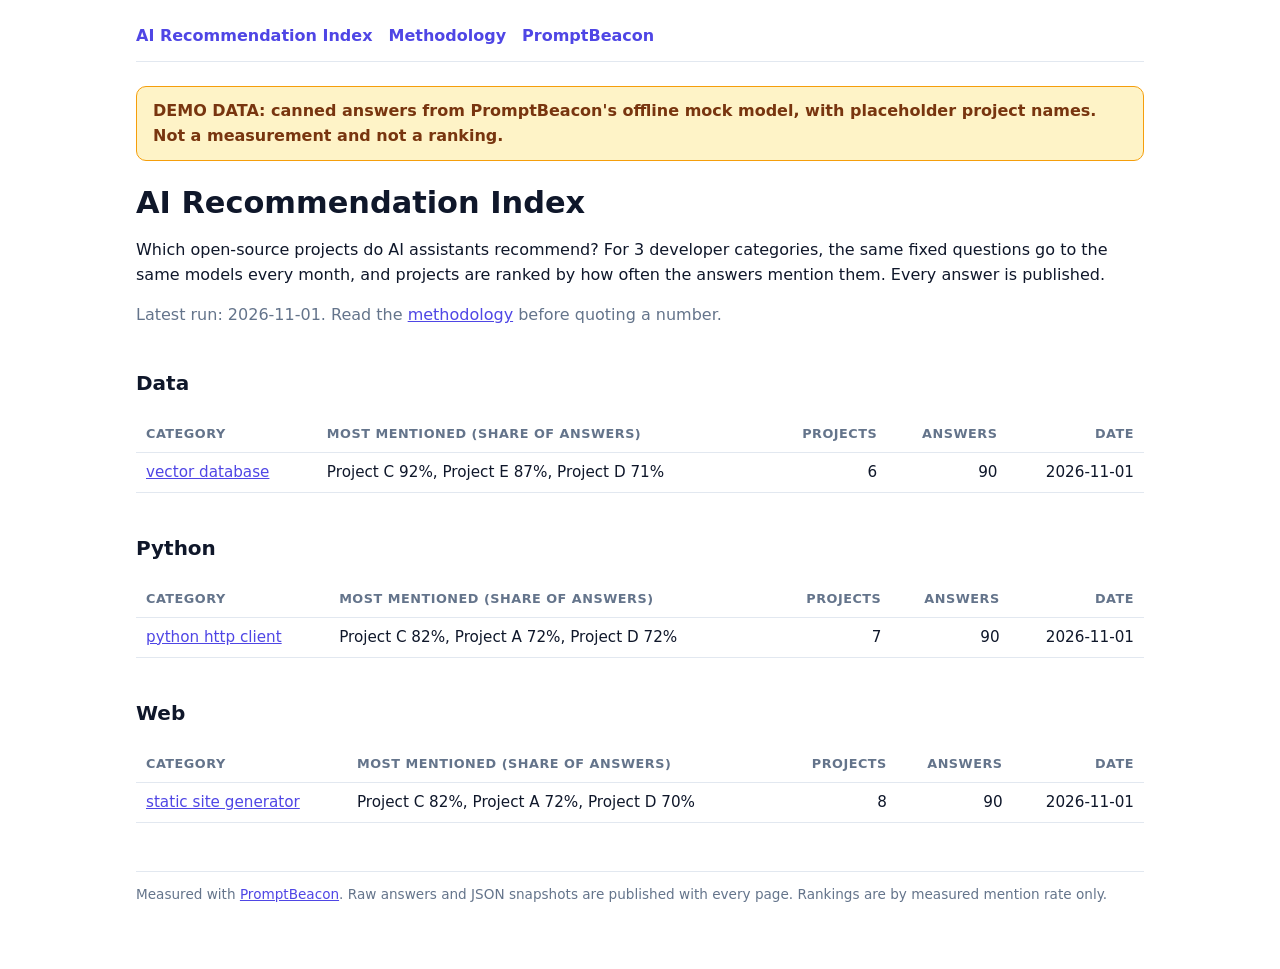
<file: index/demo/html/index.html>
<!doctype html>
<html lang="en">
<head>
<meta charset="utf-8">
<meta name="viewport" content="width=device-width, initial-scale=1">
<meta name="robots" content="noindex">
<title>[DEMO] AI Recommendation Index</title>
<style>
:root{--bg:#fff;--fg:#0f172a;--muted:#64748b;--line:#e2e8f0;--soft:#f1f5f9;
--accent:#4f46e5;--bar:#c7d2fe;--warn-bg:#fef3c7;--warn-fg:#78350f;--warn-line:#f59e0b}
@media (prefers-color-scheme:dark){:root{--bg:#0b1020;--fg:#f8fafc;--muted:#94a3b8;
--line:#1e293b;--soft:#111a2e;--accent:#a5b4fc;--bar:#3730a3;--warn-bg:#3a2a0a;
--warn-fg:#fde68a;--warn-line:#b45309}}
*{box-sizing:border-box}
body{margin:0;background:var(--bg);color:var(--fg);
font:16px/1.55 system-ui,-apple-system,"Segoe UI",Roboto,Helvetica,Arial,sans-serif}
main{max-width:1040px;margin:0 auto;padding:24px 16px 64px}
a{color:var(--accent)}
header.top{display:flex;gap:16px;align-items:baseline;flex-wrap:wrap;
border-bottom:1px solid var(--line);padding-bottom:12px;margin-bottom:24px}
header.top a{text-decoration:none;font-weight:600}
h1{font-size:1.9rem;line-height:1.2;margin:.2em 0 .4em}
h2{font-size:1.25rem;margin-top:2em}
.muted{color:var(--muted)}
.banner{background:var(--warn-bg);color:var(--warn-fg);border:1px solid var(--warn-line);
border-radius:10px;padding:12px 16px;margin:0 0 24px;font-weight:600}
.table{width:100%;overflow-x:auto}
table{border-collapse:collapse;width:100%;font-size:.95rem}
th,td{text-align:left;padding:8px 10px;border-bottom:1px solid var(--line);vertical-align:top}
th{font-size:.8rem;text-transform:uppercase;letter-spacing:.04em;color:var(--muted)}
td.num,th.num{text-align:right;font-variant-numeric:tabular-nums;white-space:nowrap}
.ci{position:relative;height:12px;min-width:140px;background:var(--soft);border-radius:6px}
.ci .range{position:absolute;top:0;height:12px;background:var(--bar);border-radius:6px}
.ci .point{position:absolute;top:-2px;width:3px;height:16px;background:var(--accent);
border-radius:2px}
code,pre{font-family:ui-monospace,SFMono-Regular,Menlo,Consolas,monospace;font-size:.85em}
pre{background:var(--soft);padding:10px 12px;border-radius:8px;overflow-x:auto}
.pill{display:inline-block;padding:1px 8px;border-radius:99px;background:var(--soft);
font-size:.8rem;color:var(--muted)}
footer{margin-top:48px;border-top:1px solid var(--line);padding-top:12px;font-size:.85rem}
</style>
</head>
<body>
<main>
<header class="top">
<a href="index.html">AI Recommendation Index</a>
<a href="methodology.html">Methodology</a>
<a href="https://github.com/yotambraun/promptbeacon">PromptBeacon</a>
</header>
<div class="banner">DEMO DATA: canned answers from PromptBeacon&#x27;s offline mock model, with placeholder project names. Not a measurement and not a ranking.</div>

<h1>AI Recommendation Index</h1>
<p>Which open-source projects do AI assistants recommend? For 3 developer
categories, the same fixed questions go to the same models every month, and projects
are ranked by how often the answers mention them. Every answer is published.</p>
<p class="muted">Latest run: 2026-11-01. Read the
<a href="methodology.html">methodology</a> before quoting a number.</p>
<h2>Data</h2><div class=table><table><thead><tr><th>Category</th><th>Most mentioned (share of answers)</th><th class=num>Projects</th><th class=num>Answers</th><th class=num>Date</th></tr></thead><tbody><tr><td><a href="categories/vector-database.html">vector database</a></td><td>Project C 92%, Project E 87%, Project D 71%</td><td class=num>6</td><td class=num>90</td><td class=num>2026-11-01</td></tr></tbody></table></div><h2>Python</h2><div class=table><table><thead><tr><th>Category</th><th>Most mentioned (share of answers)</th><th class=num>Projects</th><th class=num>Answers</th><th class=num>Date</th></tr></thead><tbody><tr><td><a href="categories/python-http-client.html">python http client</a></td><td>Project C 82%, Project A 72%, Project D 72%</td><td class=num>7</td><td class=num>90</td><td class=num>2026-11-01</td></tr></tbody></table></div><h2>Web</h2><div class=table><table><thead><tr><th>Category</th><th>Most mentioned (share of answers)</th><th class=num>Projects</th><th class=num>Answers</th><th class=num>Date</th></tr></thead><tbody><tr><td><a href="categories/static-site-generator.html">static site generator</a></td><td>Project C 82%, Project A 72%, Project D 70%</td><td class=num>8</td><td class=num>90</td><td class=num>2026-11-01</td></tr></tbody></table></div>

<footer class="muted">Measured with <a href="https://github.com/yotambraun/promptbeacon">PromptBeacon</a>. Raw answers
and JSON snapshots are published with every page. Rankings are by measured mention
rate only.</footer>
</main>
</body>
</html>
</file>
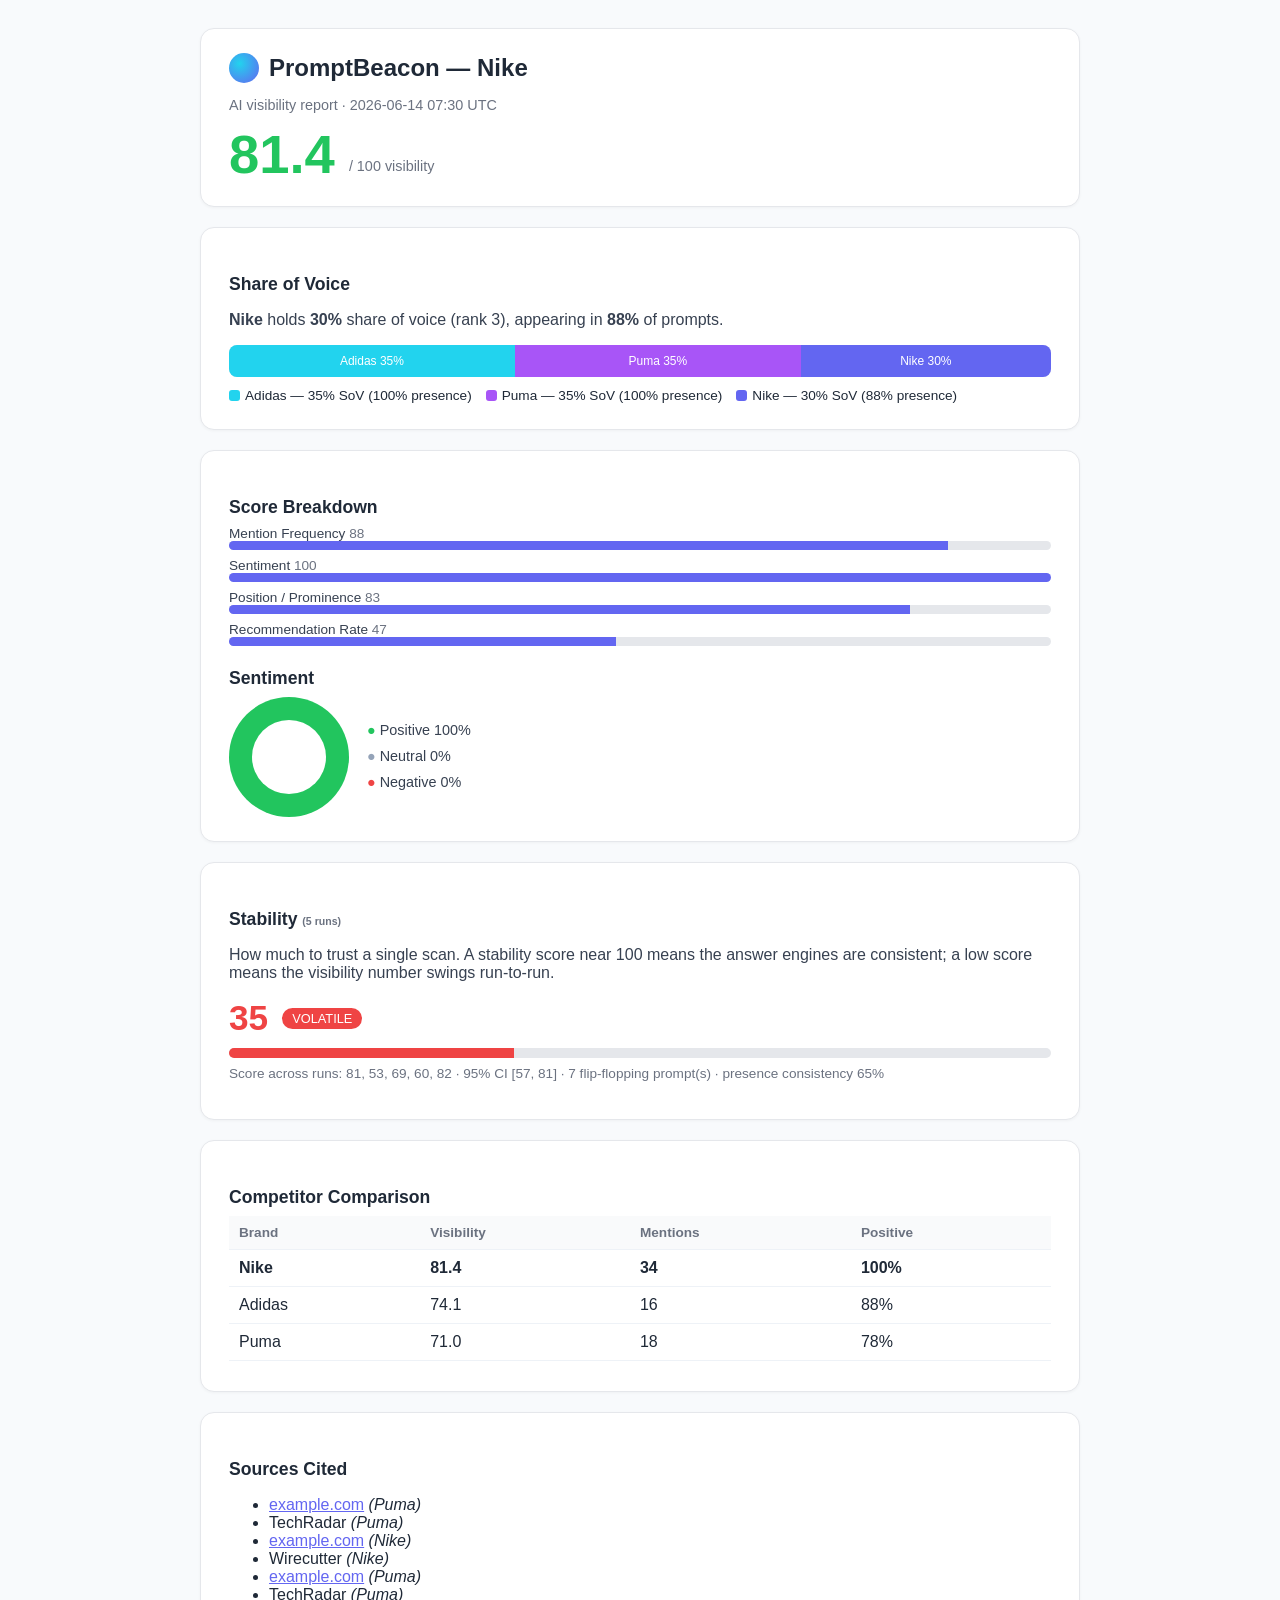
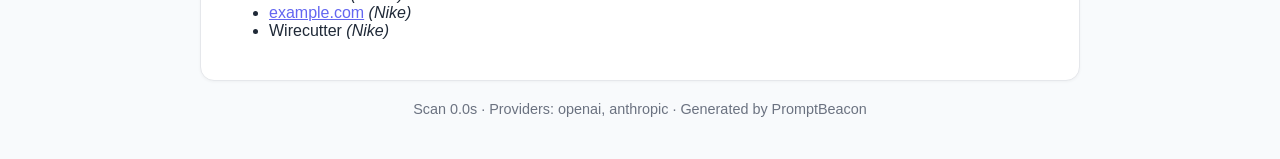
<file: assets/sample-dashboard.html>
<!DOCTYPE html>
<html lang="en">
<head>
<meta charset="utf-8">
<meta name="viewport" content="width=device-width, initial-scale=1">
<title>PromptBeacon Report: Nike</title>
<style>
  :root { color-scheme: light; }
  body { font-family: -apple-system, BlinkMacSystemFont, 'Segoe UI', Roboto, sans-serif;
    max-width: 880px; margin: 0 auto; padding: 28px; color: #1f2937;
    background: #f8fafc; }
  .card { background: #fff; border: 1px solid #e5e7eb; border-radius: 14px;
    padding: 24px 28px; box-shadow: 0 1px 3px rgba(0,0,0,0.04); margin-bottom: 20px; }
  h1 { margin: 0; font-size: 1.5em; }
  h2 { font-size: 1.1em; margin: 22px 0 8px; }
  .brandmark { display:flex; align-items:center; gap:10px; }
  .dot { width:30px;height:30px;border-radius:50%;
    background:radial-gradient(circle at 35% 35%, #22d3ee, #6366f1); }
  .muted { color: #6b7280; font-size: 0.9em; }
  .score { font-size: 3.4em; font-weight: 800; color: #22c55e; line-height: 1; }
  table { width:100%; border-collapse: collapse; margin: 6px 0; }
  th, td { padding: 9px 10px; text-align: left; border-bottom: 1px solid #eef2f7; }
  th { background:#f9fafb; font-size:0.85em; color:#6b7280; }
  a { color:#6366f1; }
</style>
</head>
<body>
  <div class="card">
    <div class="brandmark"><span class="dot"></span>
      <h1>PromptBeacon &mdash; Nike</h1></div>
    <p class="muted">AI visibility report &middot;
      2026-06-14 07:30 UTC</p>
    <div style="display:flex;align-items:flex-end;gap:14px;margin-top:10px;">
      <div class="score">81.4</div>
      <div class="muted" style="padding-bottom:8px;">/ 100 visibility</div>
    </div>
  </div>

  <div class="card">
    
    <h2>Share of Voice</h2>
    <p style="color:#374151;"><strong>Nike</strong> holds
        <strong>30%</strong> share of voice (rank
        3), appearing in <strong>88%</strong>
        of prompts.</p>
    <div style="display:flex;border-radius:8px;overflow:hidden;height:32px;
        background:#e5e7eb;"><div style="width:34.78%;background:#22d3ee;color:#fff;font-size:0.75em;line-height:32px;text-align:center;overflow:hidden;white-space:nowrap;" title="Adidas: 34.8%">Adidas 35%</div><div style="width:34.78%;background:#a855f7;color:#fff;font-size:0.75em;line-height:32px;text-align:center;overflow:hidden;white-space:nowrap;" title="Puma: 34.8%">Puma 35%</div><div style="width:30.43%;background:#6366f1;color:#fff;font-size:0.75em;line-height:32px;text-align:center;overflow:hidden;white-space:nowrap;" title="Nike: 30.4%">Nike 30%</div></div>
    <div style="margin-top:10px;"><span style="display:inline-flex;align-items:center;margin-right:14px;font-size:0.85em;"><span style="width:11px;height:11px;border-radius:3px;margin-right:5px;background:#22d3ee;"></span>Adidas &mdash; 35% SoV (100% presence)</span><span style="display:inline-flex;align-items:center;margin-right:14px;font-size:0.85em;"><span style="width:11px;height:11px;border-radius:3px;margin-right:5px;background:#a855f7;"></span>Puma &mdash; 35% SoV (100% presence)</span><span style="display:inline-flex;align-items:center;margin-right:14px;font-size:0.85em;"><span style="width:11px;height:11px;border-radius:3px;margin-right:5px;background:#6366f1;"></span>Nike &mdash; 30% SoV (88% presence)</span></div>

  </div>

  <div class="card">
    <h2>Score Breakdown</h2><div style="margin:8px 0;"><div style="font-size:0.85em;color:#374151;">Mention Frequency <span style="color:#6b7280;">88</span></div><div style="background:#e5e7eb;border-radius:6px;height:9px;overflow:hidden;"><div style="width:87.5%;height:100%;background:#6366f1;"></div></div></div><div style="margin:8px 0;"><div style="font-size:0.85em;color:#374151;">Sentiment <span style="color:#6b7280;">100</span></div><div style="background:#e5e7eb;border-radius:6px;height:9px;overflow:hidden;"><div style="width:100.0%;height:100%;background:#6366f1;"></div></div></div><div style="margin:8px 0;"><div style="font-size:0.85em;color:#374151;">Position / Prominence <span style="color:#6b7280;">83</span></div><div style="background:#e5e7eb;border-radius:6px;height:9px;overflow:hidden;"><div style="width:82.9%;height:100%;background:#6366f1;"></div></div></div><div style="margin:8px 0;"><div style="font-size:0.85em;color:#374151;">Recommendation Rate <span style="color:#6b7280;">47</span></div><div style="background:#e5e7eb;border-radius:6px;height:9px;overflow:hidden;"><div style="width:47.1%;height:100%;background:#6366f1;"></div></div></div>
    
    <h2>Sentiment</h2>
    <div style="display:flex;align-items:center;gap:18px;">
        <div style="width:120px;height:120px;border-radius:50%;
            background:conic-gradient(#22c55e 0 100.0%,#94a3b8 100.0% 100.0%,
            #ef4444 100.0% 100%);display:flex;align-items:center;
            justify-content:center;">
            <div style="width:74px;height:74px;border-radius:50%;background:#fff;">
            </div>
        </div>
        <div style="font-size:0.9em;color:#374151;line-height:1.8;">
            <div><span style="color:#22c55e;">●</span> Positive 100%</div>
            <div><span style="color:#94a3b8;">●</span> Neutral 0%</div>
            <div><span style="color:#ef4444;">●</span> Negative 0%</div>
        </div>
    </div>

  </div>

  <div class="card">
    <h2>Stability <span style="font-size:0.6em;color:#6b7280;">
        (5 runs)</span></h2>
    <p style="color:#374151;">How much to trust a single scan. A stability score
        near 100 means the answer engines are consistent; a low score means the
        visibility number swings run-to-run.</p>
    <div style="display:flex;align-items:center;gap:14px;margin:10px 0;">
        <div style="font-size:2.2em;font-weight:bold;color:#ef4444;">
            35</div>
        <span style="background:#ef4444;color:#fff;padding:3px 10px;
            border-radius:999px;font-size:0.8em;text-transform:uppercase;">
            volatile</span>
    </div>
    <div style="background:#e5e7eb;border-radius:8px;height:10px;overflow:hidden;">
        <div style="width:34.7%;height:100%;background:#ef4444;"></div>
    </div>
    <p style="color:#6b7280;font-size:0.85em;margin-top:8px;">
        Score across runs: 81, 53, 69, 60, 82 &middot;
        95% CI [57, 81] &middot;
        7 flip-flopping prompt(s) &middot;
        presence consistency 65%</p>
</div>

  <div class="card"><h2>Competitor Comparison</h2><table><tr><th>Brand</th><th>Visibility</th><th>Mentions</th><th>Positive</th></tr><tr><td><strong>Nike</strong></td><td><strong>81.4</strong></td><td><strong>34</strong></td><td><strong>100%</strong></td></tr><tr><td>Adidas</td><td>74.1</td><td>16</td><td>88%</td></tr><tr><td>Puma</td><td>71.0</td><td>18</td><td>78%</td></tr></table></div>

  

  <div class="card"><h2>Sources Cited</h2><ul><li><a href="https://example.com/reviews">example.com</a> <em>(Puma)</em></li><li>TechRadar <em>(Puma)</em></li><li><a href="https://example.com/best-picks">example.com</a> <em>(Nike)</em></li><li>Wirecutter <em>(Nike)</em></li><li><a href="https://example.com/reviews">example.com</a> <em>(Puma)</em></li><li>TechRadar <em>(Puma)</em></li><li><a href="https://example.com/best-picks">example.com</a> <em>(Nike)</em></li><li>Wirecutter <em>(Nike)</em></li></ul></div>

  <p class="muted" style="text-align:center;">
    Scan 0.0s &middot;
    Providers: openai, anthropic &middot;
    Generated by PromptBeacon</p>
</body>
</html>
</file>
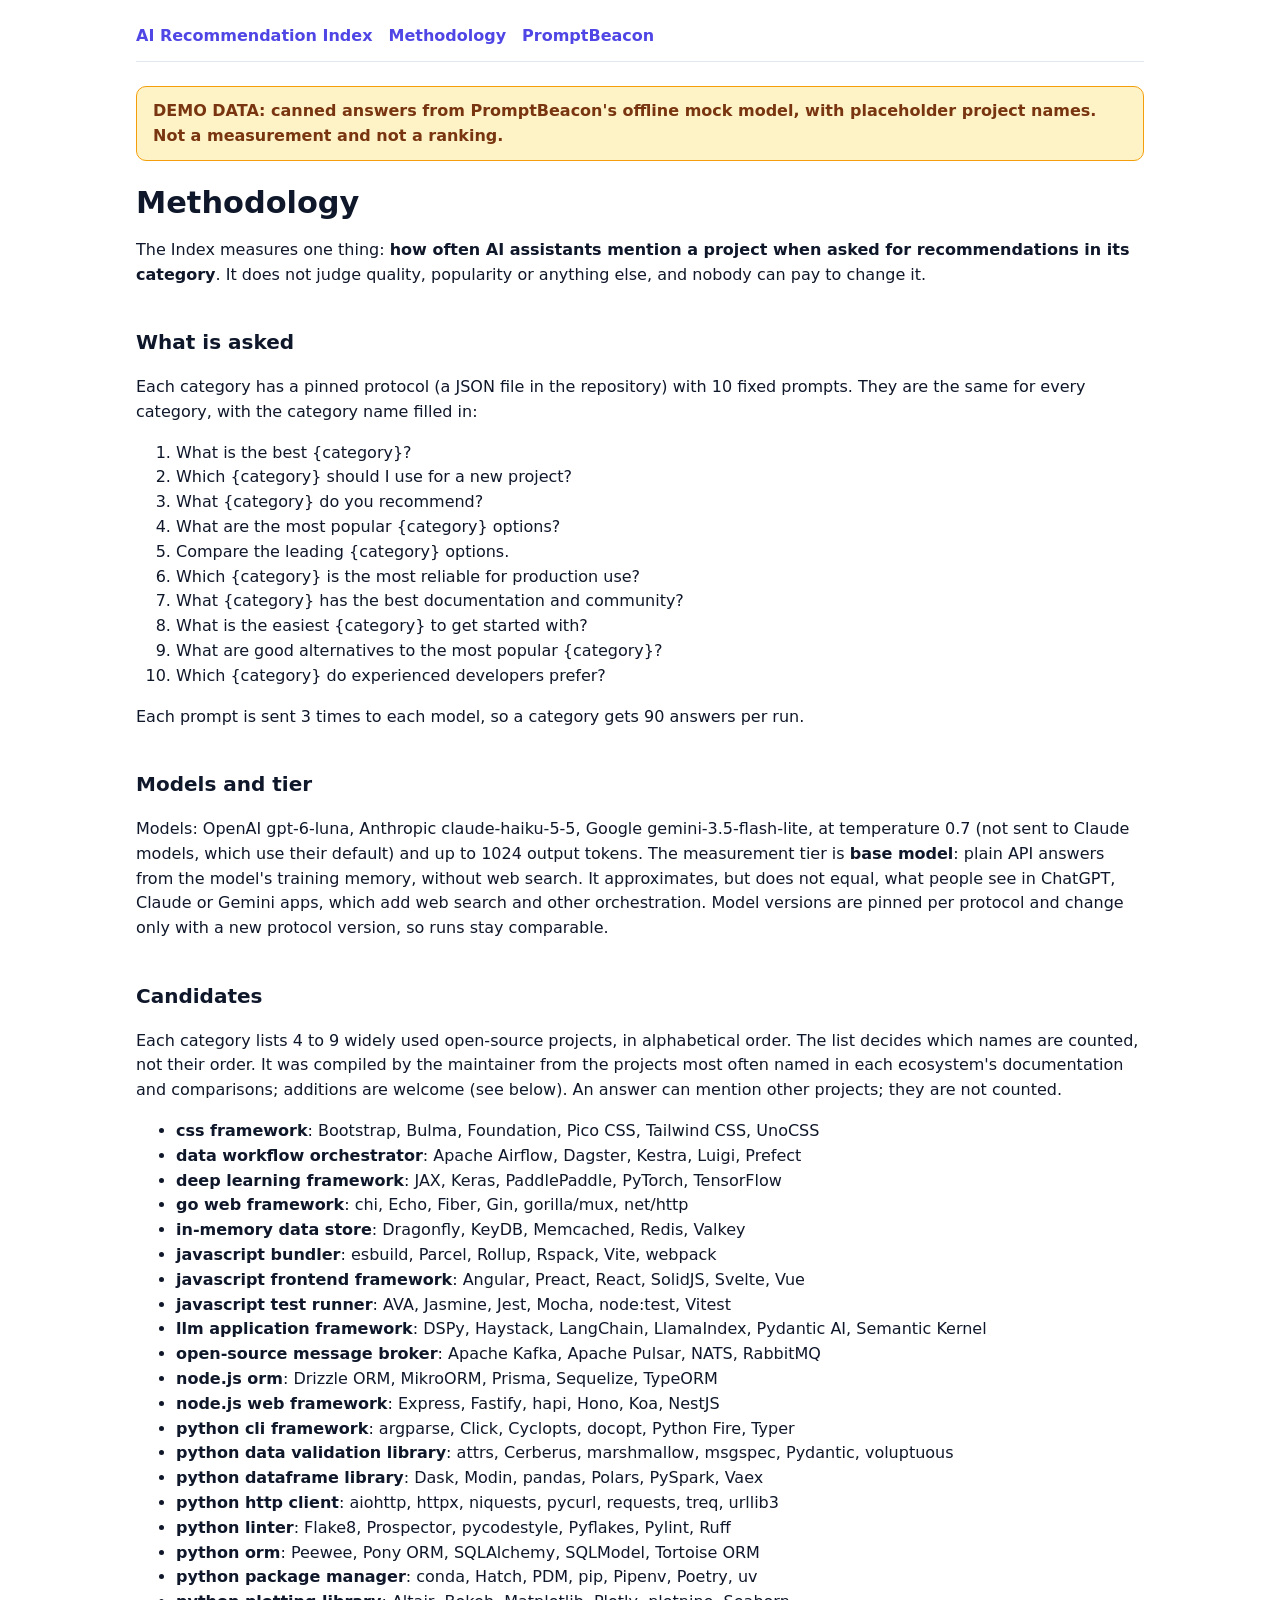
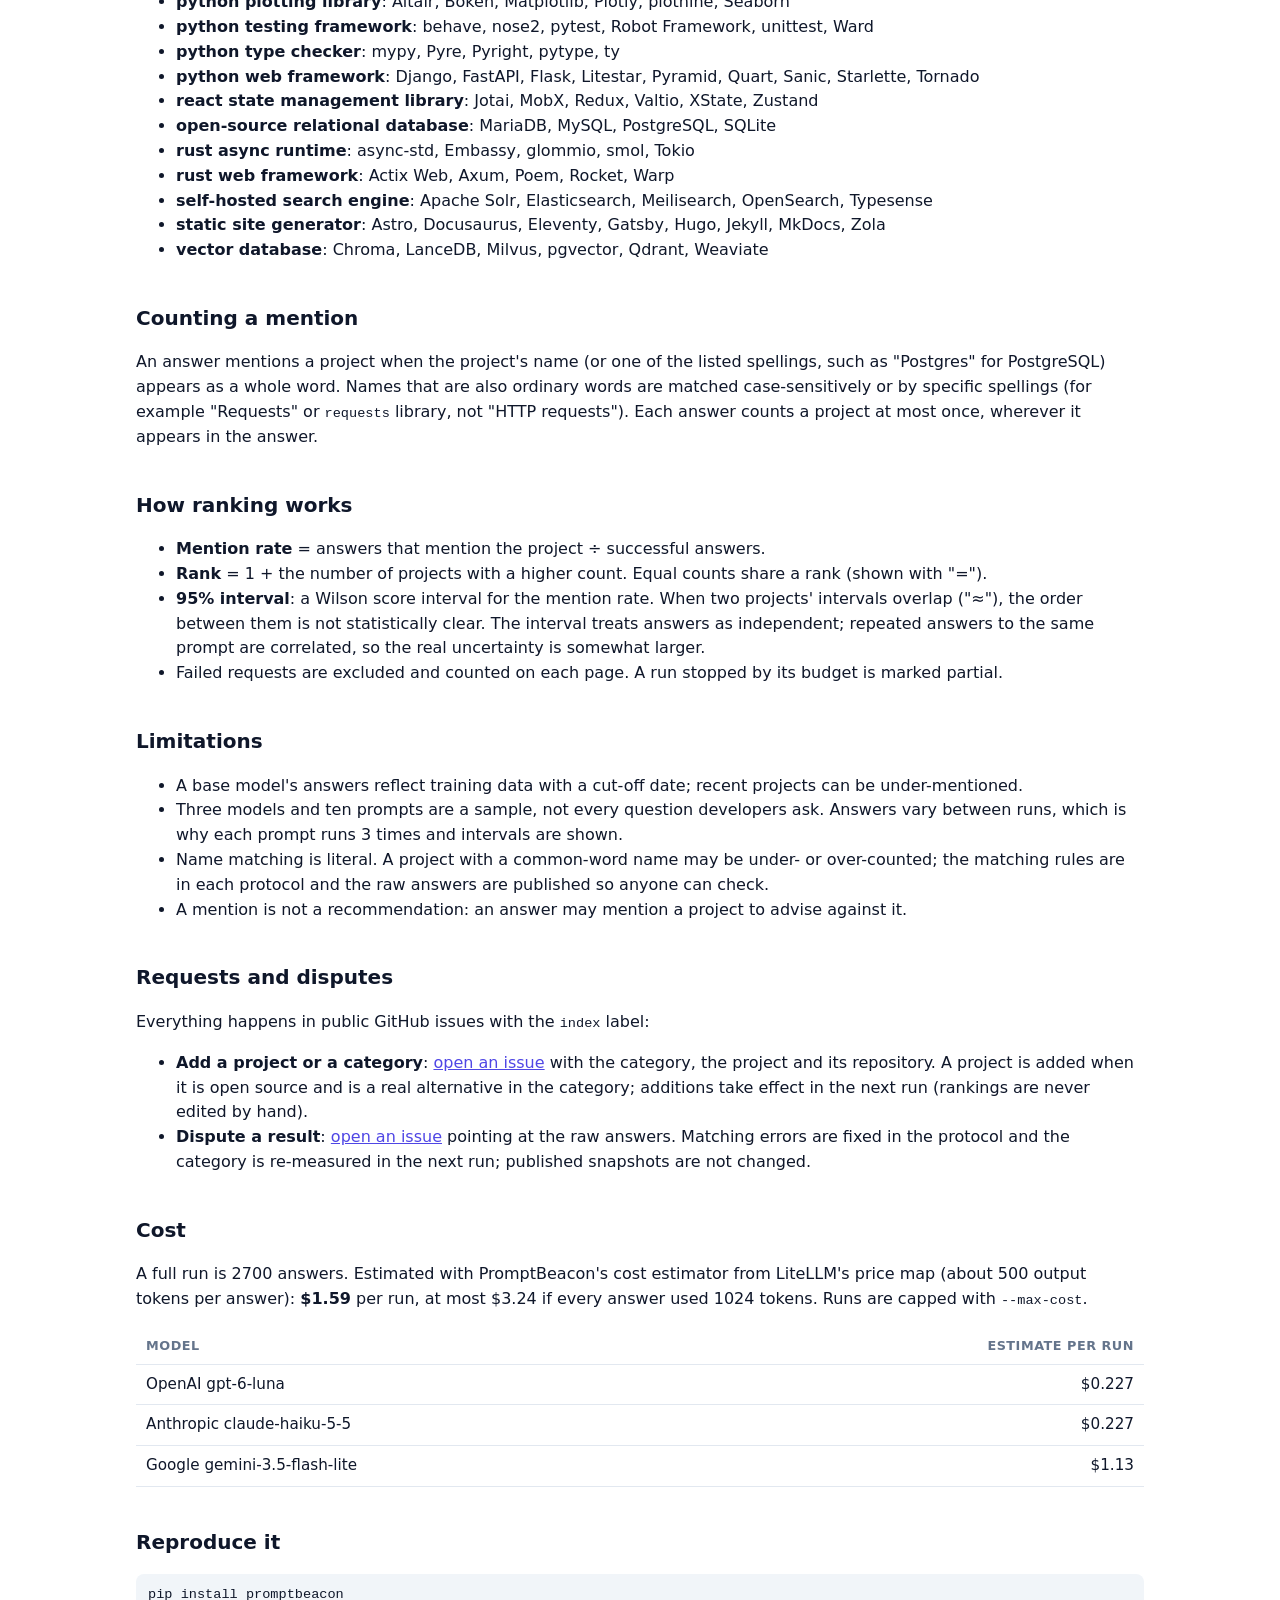
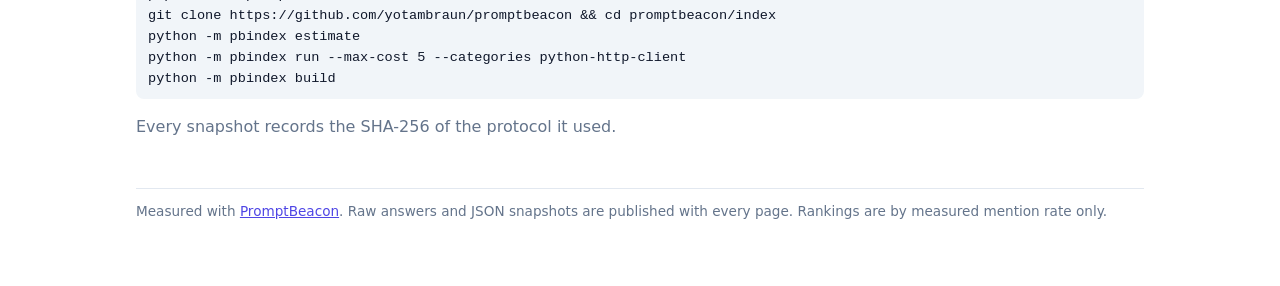
<file: index/demo/html/methodology.html>
<!doctype html>
<html lang="en">
<head>
<meta charset="utf-8">
<meta name="viewport" content="width=device-width, initial-scale=1">
<meta name="robots" content="noindex">
<title>[DEMO] Methodology — AI Recommendation Index</title>
<style>
:root{--bg:#fff;--fg:#0f172a;--muted:#64748b;--line:#e2e8f0;--soft:#f1f5f9;
--accent:#4f46e5;--bar:#c7d2fe;--warn-bg:#fef3c7;--warn-fg:#78350f;--warn-line:#f59e0b}
@media (prefers-color-scheme:dark){:root{--bg:#0b1020;--fg:#f8fafc;--muted:#94a3b8;
--line:#1e293b;--soft:#111a2e;--accent:#a5b4fc;--bar:#3730a3;--warn-bg:#3a2a0a;
--warn-fg:#fde68a;--warn-line:#b45309}}
*{box-sizing:border-box}
body{margin:0;background:var(--bg);color:var(--fg);
font:16px/1.55 system-ui,-apple-system,"Segoe UI",Roboto,Helvetica,Arial,sans-serif}
main{max-width:1040px;margin:0 auto;padding:24px 16px 64px}
a{color:var(--accent)}
header.top{display:flex;gap:16px;align-items:baseline;flex-wrap:wrap;
border-bottom:1px solid var(--line);padding-bottom:12px;margin-bottom:24px}
header.top a{text-decoration:none;font-weight:600}
h1{font-size:1.9rem;line-height:1.2;margin:.2em 0 .4em}
h2{font-size:1.25rem;margin-top:2em}
.muted{color:var(--muted)}
.banner{background:var(--warn-bg);color:var(--warn-fg);border:1px solid var(--warn-line);
border-radius:10px;padding:12px 16px;margin:0 0 24px;font-weight:600}
.table{width:100%;overflow-x:auto}
table{border-collapse:collapse;width:100%;font-size:.95rem}
th,td{text-align:left;padding:8px 10px;border-bottom:1px solid var(--line);vertical-align:top}
th{font-size:.8rem;text-transform:uppercase;letter-spacing:.04em;color:var(--muted)}
td.num,th.num{text-align:right;font-variant-numeric:tabular-nums;white-space:nowrap}
.ci{position:relative;height:12px;min-width:140px;background:var(--soft);border-radius:6px}
.ci .range{position:absolute;top:0;height:12px;background:var(--bar);border-radius:6px}
.ci .point{position:absolute;top:-2px;width:3px;height:16px;background:var(--accent);
border-radius:2px}
code,pre{font-family:ui-monospace,SFMono-Regular,Menlo,Consolas,monospace;font-size:.85em}
pre{background:var(--soft);padding:10px 12px;border-radius:8px;overflow-x:auto}
.pill{display:inline-block;padding:1px 8px;border-radius:99px;background:var(--soft);
font-size:.8rem;color:var(--muted)}
footer{margin-top:48px;border-top:1px solid var(--line);padding-top:12px;font-size:.85rem}
</style>
</head>
<body>
<main>
<header class="top">
<a href="index.html">AI Recommendation Index</a>
<a href="methodology.html">Methodology</a>
<a href="https://github.com/yotambraun/promptbeacon">PromptBeacon</a>
</header>
<div class="banner">DEMO DATA: canned answers from PromptBeacon&#x27;s offline mock model, with placeholder project names. Not a measurement and not a ranking.</div>

<h1>Methodology</h1>
<p>The Index measures one thing: <b>how often AI assistants mention a project when
asked for recommendations in its category</b>. It does not judge quality, popularity or
anything else, and nobody can pay to change it.</p>

<h2>What is asked</h2>
<p>Each category has a pinned protocol (a JSON file in the repository) with
10 fixed prompts. They are the same for every category, with the
category name filled in:</p>
<ol><li>What is the best {category}?</li><li>Which {category} should I use for a new project?</li><li>What {category} do you recommend?</li><li>What are the most popular {category} options?</li><li>Compare the leading {category} options.</li><li>Which {category} is the most reliable for production use?</li><li>What {category} has the best documentation and community?</li><li>What is the easiest {category} to get started with?</li><li>What are good alternatives to the most popular {category}?</li><li>Which {category} do experienced developers prefer?</li></ol>
<p>Each prompt is sent 3 times to each model, so a category gets
90 answers per run.</p>

<h2>Models and tier</h2>
<p>Models: OpenAI gpt-6-luna, Anthropic claude-haiku-5-5, Google gemini-3.5-flash-lite, at temperature 0.7 (not sent to Claude models,
which use their default) and up to 1024 output tokens. The measurement tier is
<b>base model</b>: plain API answers from the model's training memory, without web
search. It approximates, but does not equal, what people see in ChatGPT, Claude or
Gemini apps, which add web search and other orchestration. Model versions are pinned
per protocol and change only with a new protocol version, so runs stay comparable.</p>

<h2>Candidates</h2>
<p>Each category lists 4 to 9 widely used open-source projects, in alphabetical order.
The list decides which names are counted, not their order. It was compiled by the
maintainer from the projects most often named in each ecosystem's documentation and
comparisons; additions are welcome (see below). An answer can mention other projects;
they are not counted.</p>
<ul><li><b>css framework</b>: Bootstrap, Bulma, Foundation, Pico CSS, Tailwind CSS, UnoCSS</li><li><b>data workflow orchestrator</b>: Apache Airflow, Dagster, Kestra, Luigi, Prefect</li><li><b>deep learning framework</b>: JAX, Keras, PaddlePaddle, PyTorch, TensorFlow</li><li><b>go web framework</b>: chi, Echo, Fiber, Gin, gorilla/mux, net/http</li><li><b>in-memory data store</b>: Dragonfly, KeyDB, Memcached, Redis, Valkey</li><li><b>javascript bundler</b>: esbuild, Parcel, Rollup, Rspack, Vite, webpack</li><li><b>javascript frontend framework</b>: Angular, Preact, React, SolidJS, Svelte, Vue</li><li><b>javascript test runner</b>: AVA, Jasmine, Jest, Mocha, node:test, Vitest</li><li><b>llm application framework</b>: DSPy, Haystack, LangChain, LlamaIndex, Pydantic AI, Semantic Kernel</li><li><b>open-source message broker</b>: Apache Kafka, Apache Pulsar, NATS, RabbitMQ</li><li><b>node.js orm</b>: Drizzle ORM, MikroORM, Prisma, Sequelize, TypeORM</li><li><b>node.js web framework</b>: Express, Fastify, hapi, Hono, Koa, NestJS</li><li><b>python cli framework</b>: argparse, Click, Cyclopts, docopt, Python Fire, Typer</li><li><b>python data validation library</b>: attrs, Cerberus, marshmallow, msgspec, Pydantic, voluptuous</li><li><b>python dataframe library</b>: Dask, Modin, pandas, Polars, PySpark, Vaex</li><li><b>python http client</b>: aiohttp, httpx, niquests, pycurl, requests, treq, urllib3</li><li><b>python linter</b>: Flake8, Prospector, pycodestyle, Pyflakes, Pylint, Ruff</li><li><b>python orm</b>: Peewee, Pony ORM, SQLAlchemy, SQLModel, Tortoise ORM</li><li><b>python package manager</b>: conda, Hatch, PDM, pip, Pipenv, Poetry, uv</li><li><b>python plotting library</b>: Altair, Bokeh, Matplotlib, Plotly, plotnine, Seaborn</li><li><b>python testing framework</b>: behave, nose2, pytest, Robot Framework, unittest, Ward</li><li><b>python type checker</b>: mypy, Pyre, Pyright, pytype, ty</li><li><b>python web framework</b>: Django, FastAPI, Flask, Litestar, Pyramid, Quart, Sanic, Starlette, Tornado</li><li><b>react state management library</b>: Jotai, MobX, Redux, Valtio, XState, Zustand</li><li><b>open-source relational database</b>: MariaDB, MySQL, PostgreSQL, SQLite</li><li><b>rust async runtime</b>: async-std, Embassy, glommio, smol, Tokio</li><li><b>rust web framework</b>: Actix Web, Axum, Poem, Rocket, Warp</li><li><b>self-hosted search engine</b>: Apache Solr, Elasticsearch, Meilisearch, OpenSearch, Typesense</li><li><b>static site generator</b>: Astro, Docusaurus, Eleventy, Gatsby, Hugo, Jekyll, MkDocs, Zola</li><li><b>vector database</b>: Chroma, LanceDB, Milvus, pgvector, Qdrant, Weaviate</li></ul>

<h2>Counting a mention</h2>
<p>An answer mentions a project when the project's name (or one of the listed
spellings, such as "Postgres" for PostgreSQL) appears as a whole word. Names that are
also ordinary words are matched case-sensitively or by specific spellings (for
example "Requests" or <code>requests</code> library, not "HTTP requests"). Each answer
counts a project at most once, wherever it appears in the answer.</p>

<h2>How ranking works</h2>
<ul>
<li><b>Mention rate</b> = answers that mention the project ÷ successful answers.</li>
<li><b>Rank</b> = 1 + the number of projects with a higher count. Equal counts share a
rank (shown with "=").</li>
<li><b>95% interval</b>: a Wilson score interval for the mention rate. When two
projects' intervals overlap ("≈"), the order between them is not statistically clear.
The interval treats answers as independent; repeated answers to the same prompt are
correlated, so the real uncertainty is somewhat larger.</li>
<li>Failed requests are excluded and counted on each page. A run stopped by its budget
is marked partial.</li>
</ul>

<h2>Limitations</h2>
<ul>
<li>A base model's answers reflect training data with a cut-off date; recent projects
can be under-mentioned.</li>
<li>Three models and ten prompts are a sample, not every question developers ask.
Answers vary between runs, which is why each prompt runs 3 times and intervals
are shown.</li>
<li>Name matching is literal. A project with a common-word name may be under- or
over-counted; the matching rules are in each protocol and the raw answers are
published so anyone can check.</li>
<li>A mention is not a recommendation: an answer may mention a project to advise
against it.</li>
</ul>

<h2 id="requests-and-disputes">Requests and disputes</h2>
<p>Everything happens in public GitHub issues with the <code>index</code> label:</p>
<ul>
<li><b>Add a project or a category</b>: <a href="https://github.com/yotambraun/promptbeacon/issues/new?labels=index&amp;title=Index%3A+add+">open an
issue</a> with the category, the project and its repository. A project is added when
it is open source and is a real alternative in the category; additions take effect in
the next run (rankings are never edited by hand).</li>
<li><b>Dispute a result</b>: <a href="https://github.com/yotambraun/promptbeacon/issues/new?labels=index&amp;title=Index%3A+dispute+">open an
issue</a> pointing at the raw answers. Matching errors are fixed in the protocol and
the category is re-measured in the next run; published snapshots are not changed.</li>
</ul>

<h2>Cost</h2>
<p>A full run is 2700 answers. Estimated with PromptBeacon's cost estimator from
LiteLLM's price map (about 500 output tokens per answer): <b>$1.59</b>
per run, at most $3.24 if every answer used 1024 tokens. Runs are
capped with <code>--max-cost</code>.</p>
<div class=table><table><thead><tr><th>Model</th><th class=num>Estimate per run</th></tr>
</thead><tbody><tr><td>OpenAI gpt-6-luna</td><td class=num>$0.227</td></tr><tr><td>Anthropic claude-haiku-5-5</td><td class=num>$0.227</td></tr><tr><td>Google gemini-3.5-flash-lite</td><td class=num>$1.13</td></tr></tbody></table></div>

<h2>Reproduce it</h2>
<pre>pip install promptbeacon
git clone https://github.com/yotambraun/promptbeacon &amp;&amp; cd promptbeacon/index
python -m pbindex estimate
python -m pbindex run --max-cost 5 --categories python-http-client
python -m pbindex build</pre>
<p class="muted">Every snapshot records the SHA-256 of the protocol it used.
</p>

<footer class="muted">Measured with <a href="https://github.com/yotambraun/promptbeacon">PromptBeacon</a>. Raw answers
and JSON snapshots are published with every page. Rankings are by measured mention
rate only.</footer>
</main>
</body>
</html>
</file>
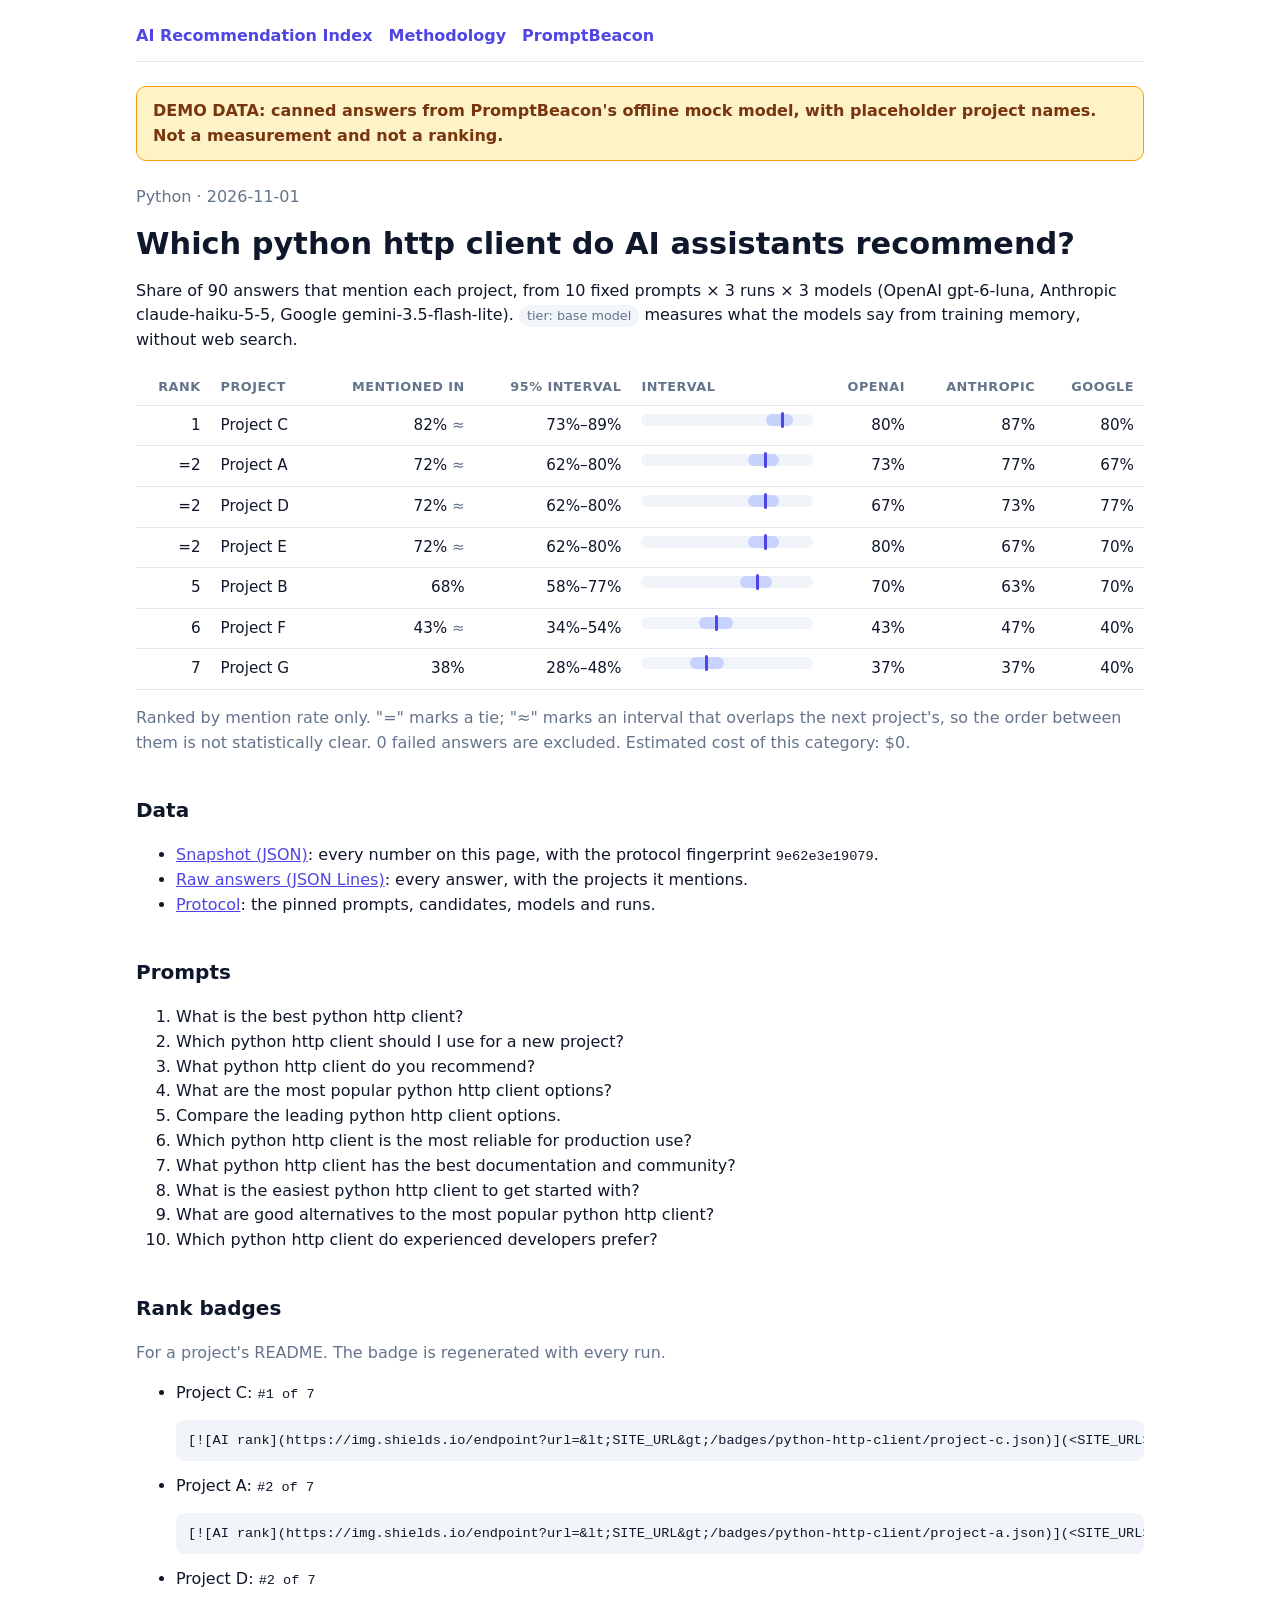
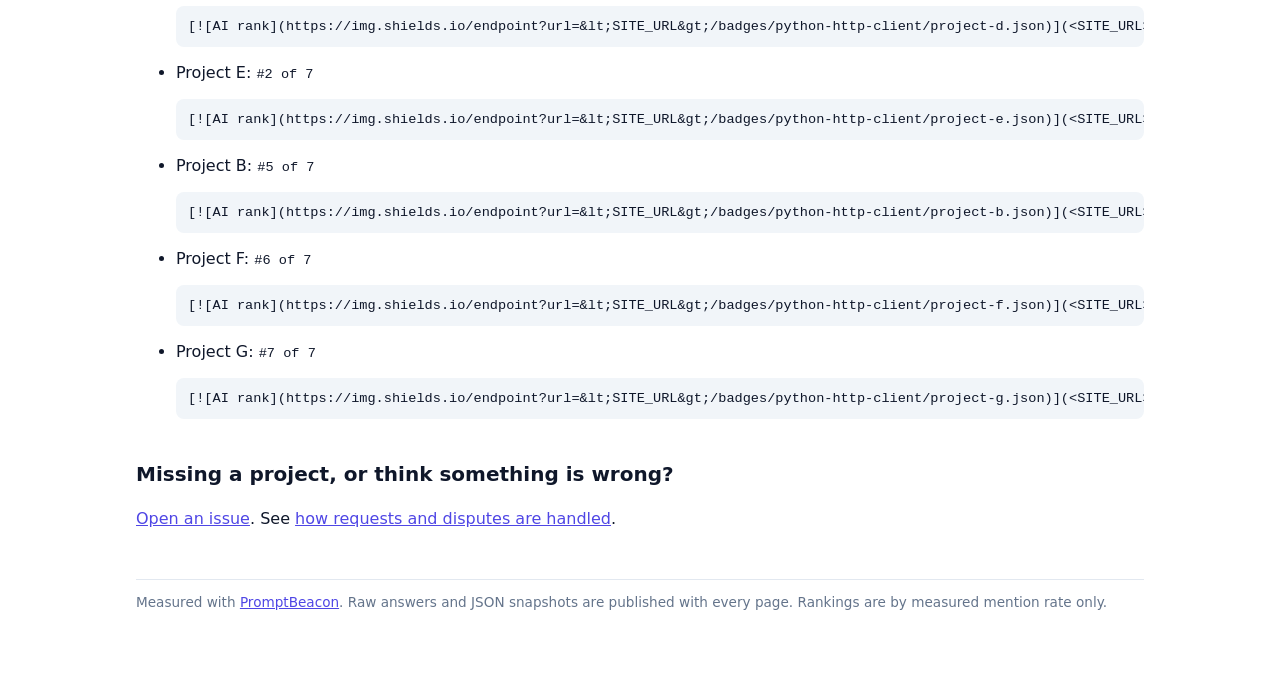
<file: index/demo/html/categories/python-http-client.html>
<!doctype html>
<html lang="en">
<head>
<meta charset="utf-8">
<meta name="viewport" content="width=device-width, initial-scale=1">
<meta name="robots" content="noindex">
<title>[DEMO] python http client — AI Recommendation Index</title>
<style>
:root{--bg:#fff;--fg:#0f172a;--muted:#64748b;--line:#e2e8f0;--soft:#f1f5f9;
--accent:#4f46e5;--bar:#c7d2fe;--warn-bg:#fef3c7;--warn-fg:#78350f;--warn-line:#f59e0b}
@media (prefers-color-scheme:dark){:root{--bg:#0b1020;--fg:#f8fafc;--muted:#94a3b8;
--line:#1e293b;--soft:#111a2e;--accent:#a5b4fc;--bar:#3730a3;--warn-bg:#3a2a0a;
--warn-fg:#fde68a;--warn-line:#b45309}}
*{box-sizing:border-box}
body{margin:0;background:var(--bg);color:var(--fg);
font:16px/1.55 system-ui,-apple-system,"Segoe UI",Roboto,Helvetica,Arial,sans-serif}
main{max-width:1040px;margin:0 auto;padding:24px 16px 64px}
a{color:var(--accent)}
header.top{display:flex;gap:16px;align-items:baseline;flex-wrap:wrap;
border-bottom:1px solid var(--line);padding-bottom:12px;margin-bottom:24px}
header.top a{text-decoration:none;font-weight:600}
h1{font-size:1.9rem;line-height:1.2;margin:.2em 0 .4em}
h2{font-size:1.25rem;margin-top:2em}
.muted{color:var(--muted)}
.banner{background:var(--warn-bg);color:var(--warn-fg);border:1px solid var(--warn-line);
border-radius:10px;padding:12px 16px;margin:0 0 24px;font-weight:600}
.table{width:100%;overflow-x:auto}
table{border-collapse:collapse;width:100%;font-size:.95rem}
th,td{text-align:left;padding:8px 10px;border-bottom:1px solid var(--line);vertical-align:top}
th{font-size:.8rem;text-transform:uppercase;letter-spacing:.04em;color:var(--muted)}
td.num,th.num{text-align:right;font-variant-numeric:tabular-nums;white-space:nowrap}
.ci{position:relative;height:12px;min-width:140px;background:var(--soft);border-radius:6px}
.ci .range{position:absolute;top:0;height:12px;background:var(--bar);border-radius:6px}
.ci .point{position:absolute;top:-2px;width:3px;height:16px;background:var(--accent);
border-radius:2px}
code,pre{font-family:ui-monospace,SFMono-Regular,Menlo,Consolas,monospace;font-size:.85em}
pre{background:var(--soft);padding:10px 12px;border-radius:8px;overflow-x:auto}
.pill{display:inline-block;padding:1px 8px;border-radius:99px;background:var(--soft);
font-size:.8rem;color:var(--muted)}
footer{margin-top:48px;border-top:1px solid var(--line);padding-top:12px;font-size:.85rem}
</style>
</head>
<body>
<main>
<header class="top">
<a href="../index.html">AI Recommendation Index</a>
<a href="../methodology.html">Methodology</a>
<a href="https://github.com/yotambraun/promptbeacon">PromptBeacon</a>
</header>
<div class="banner">DEMO DATA: canned answers from PromptBeacon&#x27;s offline mock model, with placeholder project names. Not a measurement and not a ranking.</div>

<p class="muted">Python · 2026-11-01</p>
<h1>Which python http client do AI assistants recommend?</h1>
<p>Share of 90 answers that mention each project, from
10 fixed prompts × 3 runs × 3 models
(OpenAI gpt-6-luna, Anthropic claude-haiku-5-5, Google gemini-3.5-flash-lite). <span class="pill">tier: base model</span>
measures what the models say from training memory, without web search.</p>

<div class="table"><table>
<thead><tr><th class="num">Rank</th><th>Project</th><th class="num">Mentioned in</th>
<th class="num">95% interval</th><th>Interval</th><th class="num">OpenAI</th><th class="num">Anthropic</th><th class="num">Google</th></tr></thead>
<tbody><tr><td class=num>1</td><td>Project C</td><td class="num">82% <span class="muted" title="95% interval overlaps the next project">≈</span></td><td class="num">73%–89%</td><td><div class="ci" title="95% interval 73% to 89%"><div class="range" style="left:73.1%;width:15.7%"></div><div class="point" style="left:calc(82.2% - 1px)"></div></div></td><td class="num">80%</td><td class="num">87%</td><td class="num">80%</td></tr><tr><td class=num>=2</td><td>Project A</td><td class="num">72% <span class="muted" title="95% interval overlaps the next project">≈</span></td><td class="num">62%–80%</td><td><div class="ci" title="95% interval 62% to 80%"><div class="range" style="left:62.2%;width:18.2%"></div><div class="point" style="left:calc(72.2% - 1px)"></div></div></td><td class="num">73%</td><td class="num">77%</td><td class="num">67%</td></tr><tr><td class=num>=2</td><td>Project D</td><td class="num">72% <span class="muted" title="95% interval overlaps the next project">≈</span></td><td class="num">62%–80%</td><td><div class="ci" title="95% interval 62% to 80%"><div class="range" style="left:62.2%;width:18.2%"></div><div class="point" style="left:calc(72.2% - 1px)"></div></div></td><td class="num">67%</td><td class="num">73%</td><td class="num">77%</td></tr><tr><td class=num>=2</td><td>Project E</td><td class="num">72% <span class="muted" title="95% interval overlaps the next project">≈</span></td><td class="num">62%–80%</td><td><div class="ci" title="95% interval 62% to 80%"><div class="range" style="left:62.2%;width:18.2%"></div><div class="point" style="left:calc(72.2% - 1px)"></div></div></td><td class="num">80%</td><td class="num">67%</td><td class="num">70%</td></tr><tr><td class=num>5</td><td>Project B</td><td class="num">68%</td><td class="num">58%–77%</td><td><div class="ci" title="95% interval 58% to 77%"><div class="range" style="left:57.6%;width:19.0%"></div><div class="point" style="left:calc(67.8% - 1px)"></div></div></td><td class="num">70%</td><td class="num">63%</td><td class="num">70%</td></tr><tr><td class=num>6</td><td>Project F</td><td class="num">43% <span class="muted" title="95% interval overlaps the next project">≈</span></td><td class="num">34%–54%</td><td><div class="ci" title="95% interval 34% to 54%"><div class="range" style="left:33.6%;width:20.1%"></div><div class="point" style="left:calc(43.3% - 1px)"></div></div></td><td class="num">43%</td><td class="num">47%</td><td class="num">40%</td></tr><tr><td class=num>7</td><td>Project G</td><td class="num">38%</td><td class="num">28%–48%</td><td><div class="ci" title="95% interval 28% to 48%"><div class="range" style="left:28.5%;width:19.6%"></div><div class="point" style="left:calc(37.8% - 1px)"></div></div></td><td class="num">37%</td><td class="num">37%</td><td class="num">40%</td></tr></tbody></table></div>
<p class="muted">Ranked by mention rate only. "=" marks a tie; "≈" marks an interval that
overlaps the next project's, so the order between them is not statistically clear.
0 failed answers are excluded. Estimated cost of this category:
$0.</p>
<h2>Data</h2>
<ul>
<li><a href="../data/python-http-client.json">Snapshot (JSON)</a>: every number on this page,
with the protocol fingerprint <code>9e62e3e19079</code>.</li>
<li><a href="../raw/python-http-client.jsonl">Raw answers (JSON Lines)</a>: every answer, with the
projects it mentions.</li>
<li><a href="https://github.com/yotambraun/promptbeacon/blob/main/index/categories/python-http-client.json">Protocol</a>: the pinned
prompts, candidates, models and runs.</li>
</ul>
<h2>Prompts</h2>
<ol><li>What is the best python http client?</li><li>Which python http client should I use for a new project?</li><li>What python http client do you recommend?</li><li>What are the most popular python http client options?</li><li>Compare the leading python http client options.</li><li>Which python http client is the most reliable for production use?</li><li>What python http client has the best documentation and community?</li><li>What is the easiest python http client to get started with?</li><li>What are good alternatives to the most popular python http client?</li><li>Which python http client do experienced developers prefer?</li></ol>
<h2>Rank badges</h2>
<p class="muted">For a project's README. The badge is regenerated with every run.</p>
<ul><li>Project C: <code>#1 of 7</code><pre>[![AI rank](https://img.shields.io/endpoint?url=&amp;lt;SITE_URL&amp;gt;/badges/python-http-client/project-c.json)](&lt;SITE_URL&gt;)</pre></li><li>Project A: <code>#2 of 7</code><pre>[![AI rank](https://img.shields.io/endpoint?url=&amp;lt;SITE_URL&amp;gt;/badges/python-http-client/project-a.json)](&lt;SITE_URL&gt;)</pre></li><li>Project D: <code>#2 of 7</code><pre>[![AI rank](https://img.shields.io/endpoint?url=&amp;lt;SITE_URL&amp;gt;/badges/python-http-client/project-d.json)](&lt;SITE_URL&gt;)</pre></li><li>Project E: <code>#2 of 7</code><pre>[![AI rank](https://img.shields.io/endpoint?url=&amp;lt;SITE_URL&amp;gt;/badges/python-http-client/project-e.json)](&lt;SITE_URL&gt;)</pre></li><li>Project B: <code>#5 of 7</code><pre>[![AI rank](https://img.shields.io/endpoint?url=&amp;lt;SITE_URL&amp;gt;/badges/python-http-client/project-b.json)](&lt;SITE_URL&gt;)</pre></li><li>Project F: <code>#6 of 7</code><pre>[![AI rank](https://img.shields.io/endpoint?url=&amp;lt;SITE_URL&amp;gt;/badges/python-http-client/project-f.json)](&lt;SITE_URL&gt;)</pre></li><li>Project G: <code>#7 of 7</code><pre>[![AI rank](https://img.shields.io/endpoint?url=&amp;lt;SITE_URL&amp;gt;/badges/python-http-client/project-g.json)](&lt;SITE_URL&gt;)</pre></li></ul>
<h2>Missing a project, or think something is wrong?</h2>
<p><a href="https://github.com/yotambraun/promptbeacon/issues/new?labels=index&amp;title=Index%3A%20python-http-client%3A%20">Open an
issue</a>. See <a href="../methodology.html#requests-and-disputes">how requests and
disputes are handled</a>.</p>

<footer class="muted">Measured with <a href="https://github.com/yotambraun/promptbeacon">PromptBeacon</a>. Raw answers
and JSON snapshots are published with every page. Rankings are by measured mention
rate only.</footer>
</main>
</body>
</html>
</file>
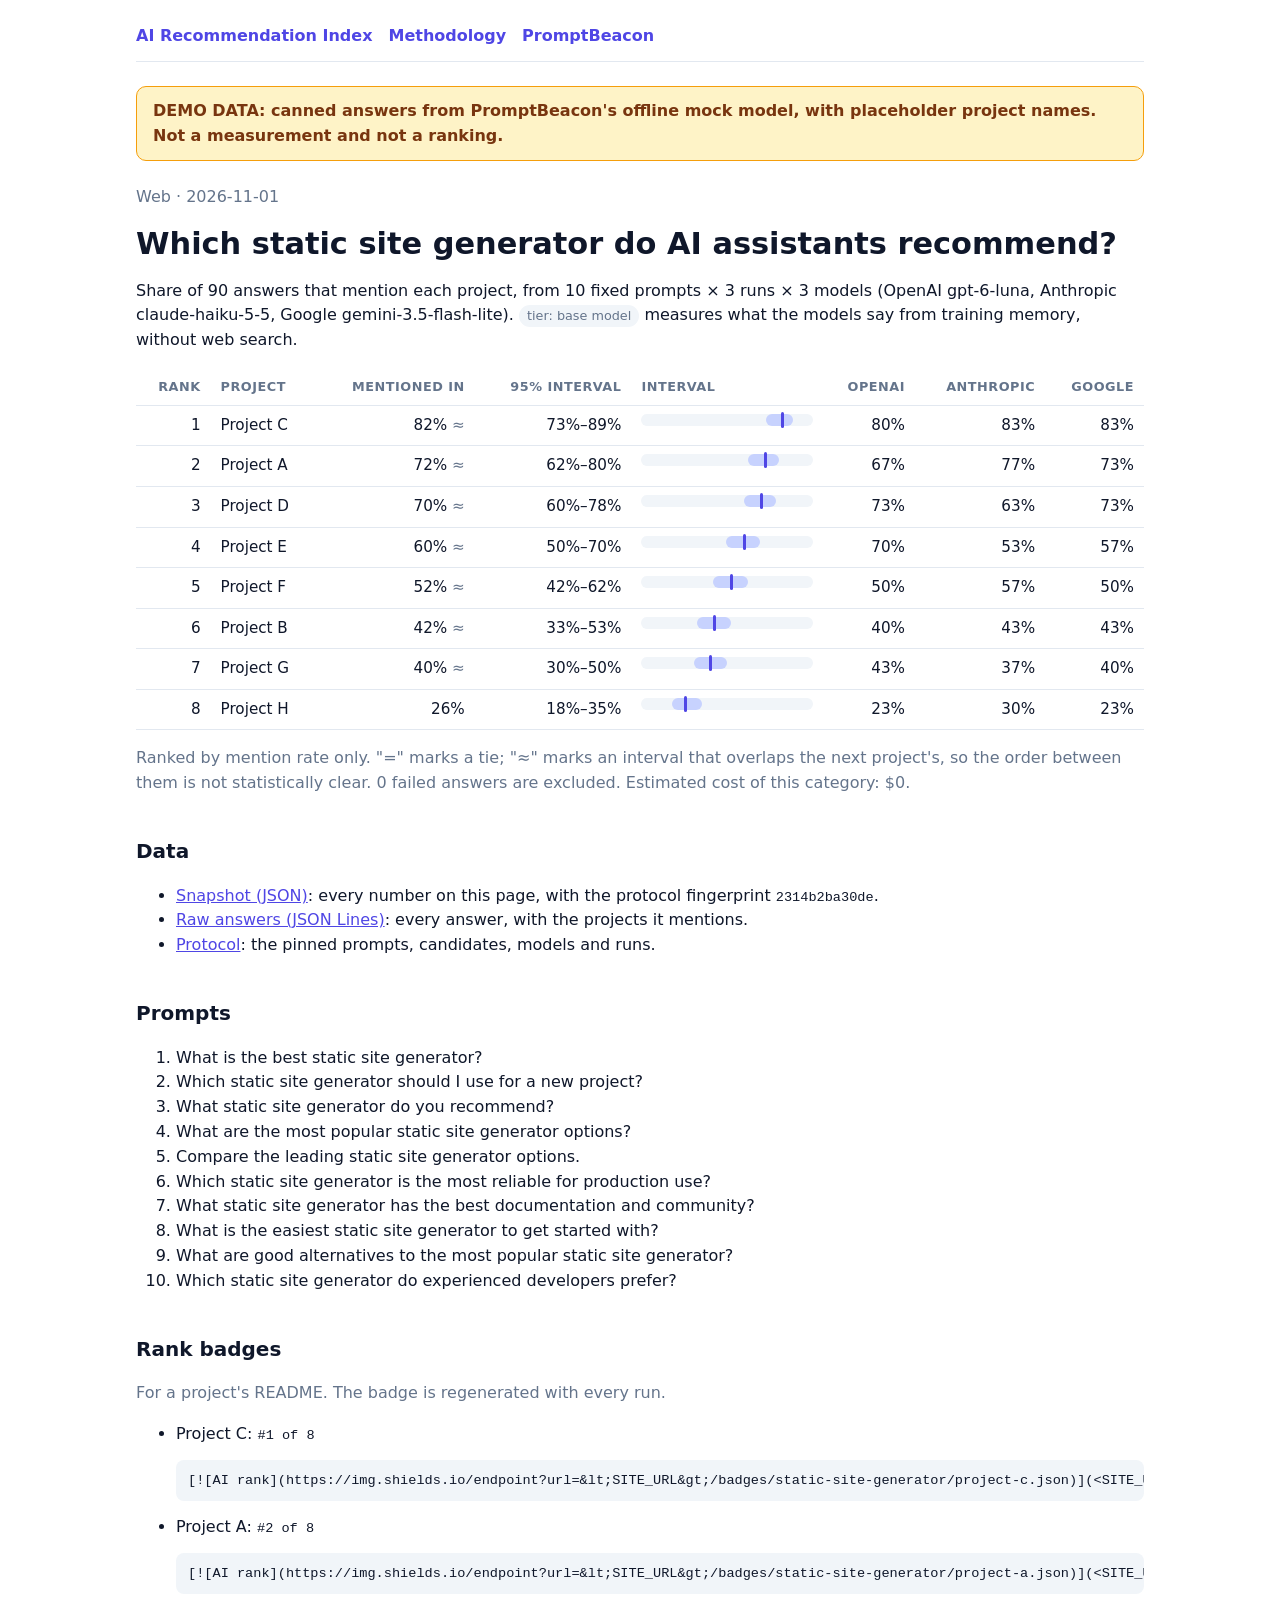
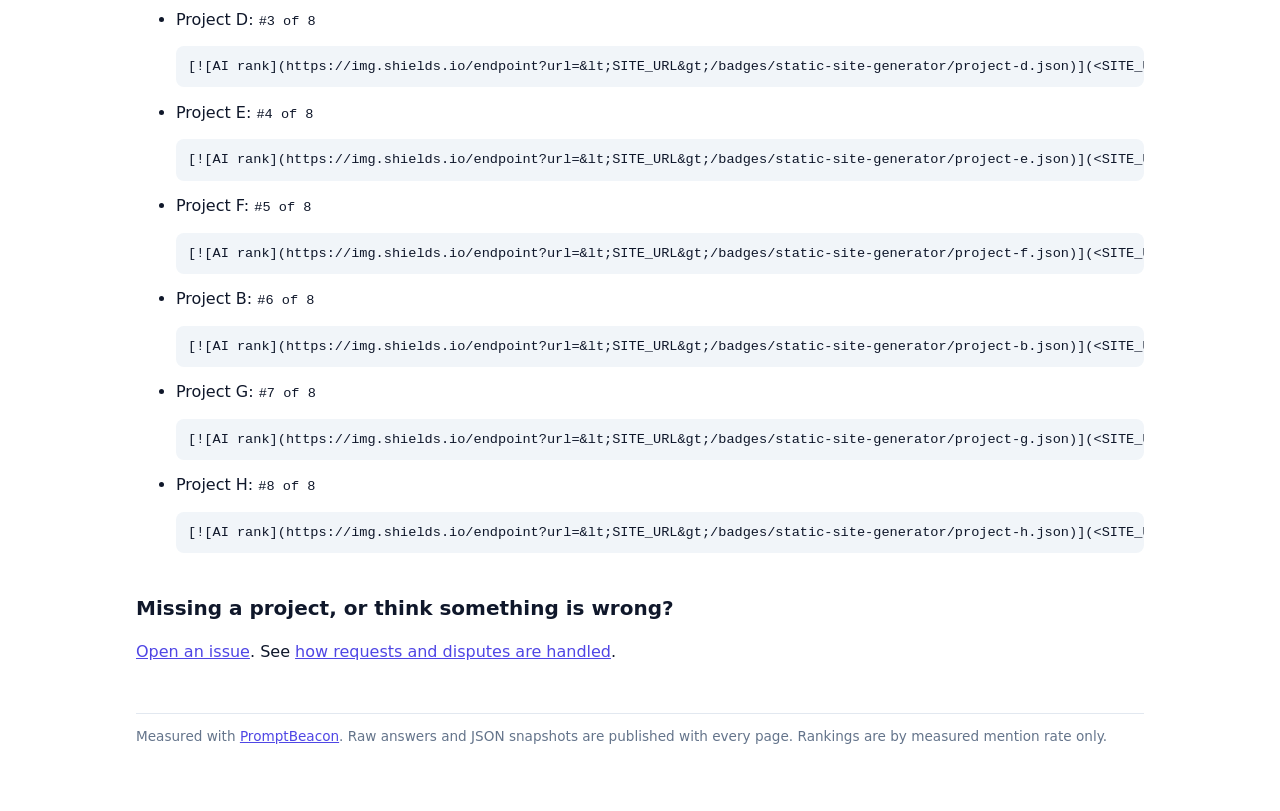
<file: index/demo/html/categories/static-site-generator.html>
<!doctype html>
<html lang="en">
<head>
<meta charset="utf-8">
<meta name="viewport" content="width=device-width, initial-scale=1">
<meta name="robots" content="noindex">
<title>[DEMO] static site generator — AI Recommendation Index</title>
<style>
:root{--bg:#fff;--fg:#0f172a;--muted:#64748b;--line:#e2e8f0;--soft:#f1f5f9;
--accent:#4f46e5;--bar:#c7d2fe;--warn-bg:#fef3c7;--warn-fg:#78350f;--warn-line:#f59e0b}
@media (prefers-color-scheme:dark){:root{--bg:#0b1020;--fg:#f8fafc;--muted:#94a3b8;
--line:#1e293b;--soft:#111a2e;--accent:#a5b4fc;--bar:#3730a3;--warn-bg:#3a2a0a;
--warn-fg:#fde68a;--warn-line:#b45309}}
*{box-sizing:border-box}
body{margin:0;background:var(--bg);color:var(--fg);
font:16px/1.55 system-ui,-apple-system,"Segoe UI",Roboto,Helvetica,Arial,sans-serif}
main{max-width:1040px;margin:0 auto;padding:24px 16px 64px}
a{color:var(--accent)}
header.top{display:flex;gap:16px;align-items:baseline;flex-wrap:wrap;
border-bottom:1px solid var(--line);padding-bottom:12px;margin-bottom:24px}
header.top a{text-decoration:none;font-weight:600}
h1{font-size:1.9rem;line-height:1.2;margin:.2em 0 .4em}
h2{font-size:1.25rem;margin-top:2em}
.muted{color:var(--muted)}
.banner{background:var(--warn-bg);color:var(--warn-fg);border:1px solid var(--warn-line);
border-radius:10px;padding:12px 16px;margin:0 0 24px;font-weight:600}
.table{width:100%;overflow-x:auto}
table{border-collapse:collapse;width:100%;font-size:.95rem}
th,td{text-align:left;padding:8px 10px;border-bottom:1px solid var(--line);vertical-align:top}
th{font-size:.8rem;text-transform:uppercase;letter-spacing:.04em;color:var(--muted)}
td.num,th.num{text-align:right;font-variant-numeric:tabular-nums;white-space:nowrap}
.ci{position:relative;height:12px;min-width:140px;background:var(--soft);border-radius:6px}
.ci .range{position:absolute;top:0;height:12px;background:var(--bar);border-radius:6px}
.ci .point{position:absolute;top:-2px;width:3px;height:16px;background:var(--accent);
border-radius:2px}
code,pre{font-family:ui-monospace,SFMono-Regular,Menlo,Consolas,monospace;font-size:.85em}
pre{background:var(--soft);padding:10px 12px;border-radius:8px;overflow-x:auto}
.pill{display:inline-block;padding:1px 8px;border-radius:99px;background:var(--soft);
font-size:.8rem;color:var(--muted)}
footer{margin-top:48px;border-top:1px solid var(--line);padding-top:12px;font-size:.85rem}
</style>
</head>
<body>
<main>
<header class="top">
<a href="../index.html">AI Recommendation Index</a>
<a href="../methodology.html">Methodology</a>
<a href="https://github.com/yotambraun/promptbeacon">PromptBeacon</a>
</header>
<div class="banner">DEMO DATA: canned answers from PromptBeacon&#x27;s offline mock model, with placeholder project names. Not a measurement and not a ranking.</div>

<p class="muted">Web · 2026-11-01</p>
<h1>Which static site generator do AI assistants recommend?</h1>
<p>Share of 90 answers that mention each project, from
10 fixed prompts × 3 runs × 3 models
(OpenAI gpt-6-luna, Anthropic claude-haiku-5-5, Google gemini-3.5-flash-lite). <span class="pill">tier: base model</span>
measures what the models say from training memory, without web search.</p>

<div class="table"><table>
<thead><tr><th class="num">Rank</th><th>Project</th><th class="num">Mentioned in</th>
<th class="num">95% interval</th><th>Interval</th><th class="num">OpenAI</th><th class="num">Anthropic</th><th class="num">Google</th></tr></thead>
<tbody><tr><td class=num>1</td><td>Project C</td><td class="num">82% <span class="muted" title="95% interval overlaps the next project">≈</span></td><td class="num">73%–89%</td><td><div class="ci" title="95% interval 73% to 89%"><div class="range" style="left:73.1%;width:15.7%"></div><div class="point" style="left:calc(82.2% - 1px)"></div></div></td><td class="num">80%</td><td class="num">83%</td><td class="num">83%</td></tr><tr><td class=num>2</td><td>Project A</td><td class="num">72% <span class="muted" title="95% interval overlaps the next project">≈</span></td><td class="num">62%–80%</td><td><div class="ci" title="95% interval 62% to 80%"><div class="range" style="left:62.2%;width:18.2%"></div><div class="point" style="left:calc(72.2% - 1px)"></div></div></td><td class="num">67%</td><td class="num">77%</td><td class="num">73%</td></tr><tr><td class=num>3</td><td>Project D</td><td class="num">70% <span class="muted" title="95% interval overlaps the next project">≈</span></td><td class="num">60%–78%</td><td><div class="ci" title="95% interval 60% to 78%"><div class="range" style="left:59.9%;width:18.6%"></div><div class="point" style="left:calc(70.0% - 1px)"></div></div></td><td class="num">73%</td><td class="num">63%</td><td class="num">73%</td></tr><tr><td class=num>4</td><td>Project E</td><td class="num">60% <span class="muted" title="95% interval overlaps the next project">≈</span></td><td class="num">50%–70%</td><td><div class="ci" title="95% interval 50% to 70%"><div class="range" style="left:49.7%;width:19.8%"></div><div class="point" style="left:calc(60.0% - 1px)"></div></div></td><td class="num">70%</td><td class="num">53%</td><td class="num">57%</td></tr><tr><td class=num>5</td><td>Project F</td><td class="num">52% <span class="muted" title="95% interval overlaps the next project">≈</span></td><td class="num">42%–62%</td><td><div class="ci" title="95% interval 42% to 62%"><div class="range" style="left:42.0%;width:20.2%"></div><div class="point" style="left:calc(52.2% - 1px)"></div></div></td><td class="num">50%</td><td class="num">57%</td><td class="num">50%</td></tr><tr><td class=num>6</td><td>Project B</td><td class="num">42% <span class="muted" title="95% interval overlaps the next project">≈</span></td><td class="num">33%–53%</td><td><div class="ci" title="95% interval 33% to 53%"><div class="range" style="left:32.5%;width:20.0%"></div><div class="point" style="left:calc(42.2% - 1px)"></div></div></td><td class="num">40%</td><td class="num">43%</td><td class="num">43%</td></tr><tr><td class=num>7</td><td>Project G</td><td class="num">40% <span class="muted" title="95% interval overlaps the next project">≈</span></td><td class="num">30%–50%</td><td><div class="ci" title="95% interval 30% to 50%"><div class="range" style="left:30.5%;width:19.8%"></div><div class="point" style="left:calc(40.0% - 1px)"></div></div></td><td class="num">43%</td><td class="num">37%</td><td class="num">40%</td></tr><tr><td class=num>8</td><td>Project H</td><td class="num">26%</td><td class="num">18%–35%</td><td><div class="ci" title="95% interval 18% to 35%"><div class="range" style="left:17.7%;width:17.8%"></div><div class="point" style="left:calc(25.6% - 1px)"></div></div></td><td class="num">23%</td><td class="num">30%</td><td class="num">23%</td></tr></tbody></table></div>
<p class="muted">Ranked by mention rate only. "=" marks a tie; "≈" marks an interval that
overlaps the next project's, so the order between them is not statistically clear.
0 failed answers are excluded. Estimated cost of this category:
$0.</p>
<h2>Data</h2>
<ul>
<li><a href="../data/static-site-generator.json">Snapshot (JSON)</a>: every number on this page,
with the protocol fingerprint <code>2314b2ba30de</code>.</li>
<li><a href="../raw/static-site-generator.jsonl">Raw answers (JSON Lines)</a>: every answer, with the
projects it mentions.</li>
<li><a href="https://github.com/yotambraun/promptbeacon/blob/main/index/categories/static-site-generator.json">Protocol</a>: the pinned
prompts, candidates, models and runs.</li>
</ul>
<h2>Prompts</h2>
<ol><li>What is the best static site generator?</li><li>Which static site generator should I use for a new project?</li><li>What static site generator do you recommend?</li><li>What are the most popular static site generator options?</li><li>Compare the leading static site generator options.</li><li>Which static site generator is the most reliable for production use?</li><li>What static site generator has the best documentation and community?</li><li>What is the easiest static site generator to get started with?</li><li>What are good alternatives to the most popular static site generator?</li><li>Which static site generator do experienced developers prefer?</li></ol>
<h2>Rank badges</h2>
<p class="muted">For a project's README. The badge is regenerated with every run.</p>
<ul><li>Project C: <code>#1 of 8</code><pre>[![AI rank](https://img.shields.io/endpoint?url=&amp;lt;SITE_URL&amp;gt;/badges/static-site-generator/project-c.json)](&lt;SITE_URL&gt;)</pre></li><li>Project A: <code>#2 of 8</code><pre>[![AI rank](https://img.shields.io/endpoint?url=&amp;lt;SITE_URL&amp;gt;/badges/static-site-generator/project-a.json)](&lt;SITE_URL&gt;)</pre></li><li>Project D: <code>#3 of 8</code><pre>[![AI rank](https://img.shields.io/endpoint?url=&amp;lt;SITE_URL&amp;gt;/badges/static-site-generator/project-d.json)](&lt;SITE_URL&gt;)</pre></li><li>Project E: <code>#4 of 8</code><pre>[![AI rank](https://img.shields.io/endpoint?url=&amp;lt;SITE_URL&amp;gt;/badges/static-site-generator/project-e.json)](&lt;SITE_URL&gt;)</pre></li><li>Project F: <code>#5 of 8</code><pre>[![AI rank](https://img.shields.io/endpoint?url=&amp;lt;SITE_URL&amp;gt;/badges/static-site-generator/project-f.json)](&lt;SITE_URL&gt;)</pre></li><li>Project B: <code>#6 of 8</code><pre>[![AI rank](https://img.shields.io/endpoint?url=&amp;lt;SITE_URL&amp;gt;/badges/static-site-generator/project-b.json)](&lt;SITE_URL&gt;)</pre></li><li>Project G: <code>#7 of 8</code><pre>[![AI rank](https://img.shields.io/endpoint?url=&amp;lt;SITE_URL&amp;gt;/badges/static-site-generator/project-g.json)](&lt;SITE_URL&gt;)</pre></li><li>Project H: <code>#8 of 8</code><pre>[![AI rank](https://img.shields.io/endpoint?url=&amp;lt;SITE_URL&amp;gt;/badges/static-site-generator/project-h.json)](&lt;SITE_URL&gt;)</pre></li></ul>
<h2>Missing a project, or think something is wrong?</h2>
<p><a href="https://github.com/yotambraun/promptbeacon/issues/new?labels=index&amp;title=Index%3A%20static-site-generator%3A%20">Open an
issue</a>. See <a href="../methodology.html#requests-and-disputes">how requests and
disputes are handled</a>.</p>

<footer class="muted">Measured with <a href="https://github.com/yotambraun/promptbeacon">PromptBeacon</a>. Raw answers
and JSON snapshots are published with every page. Rankings are by measured mention
rate only.</footer>
</main>
</body>
</html>
</file>
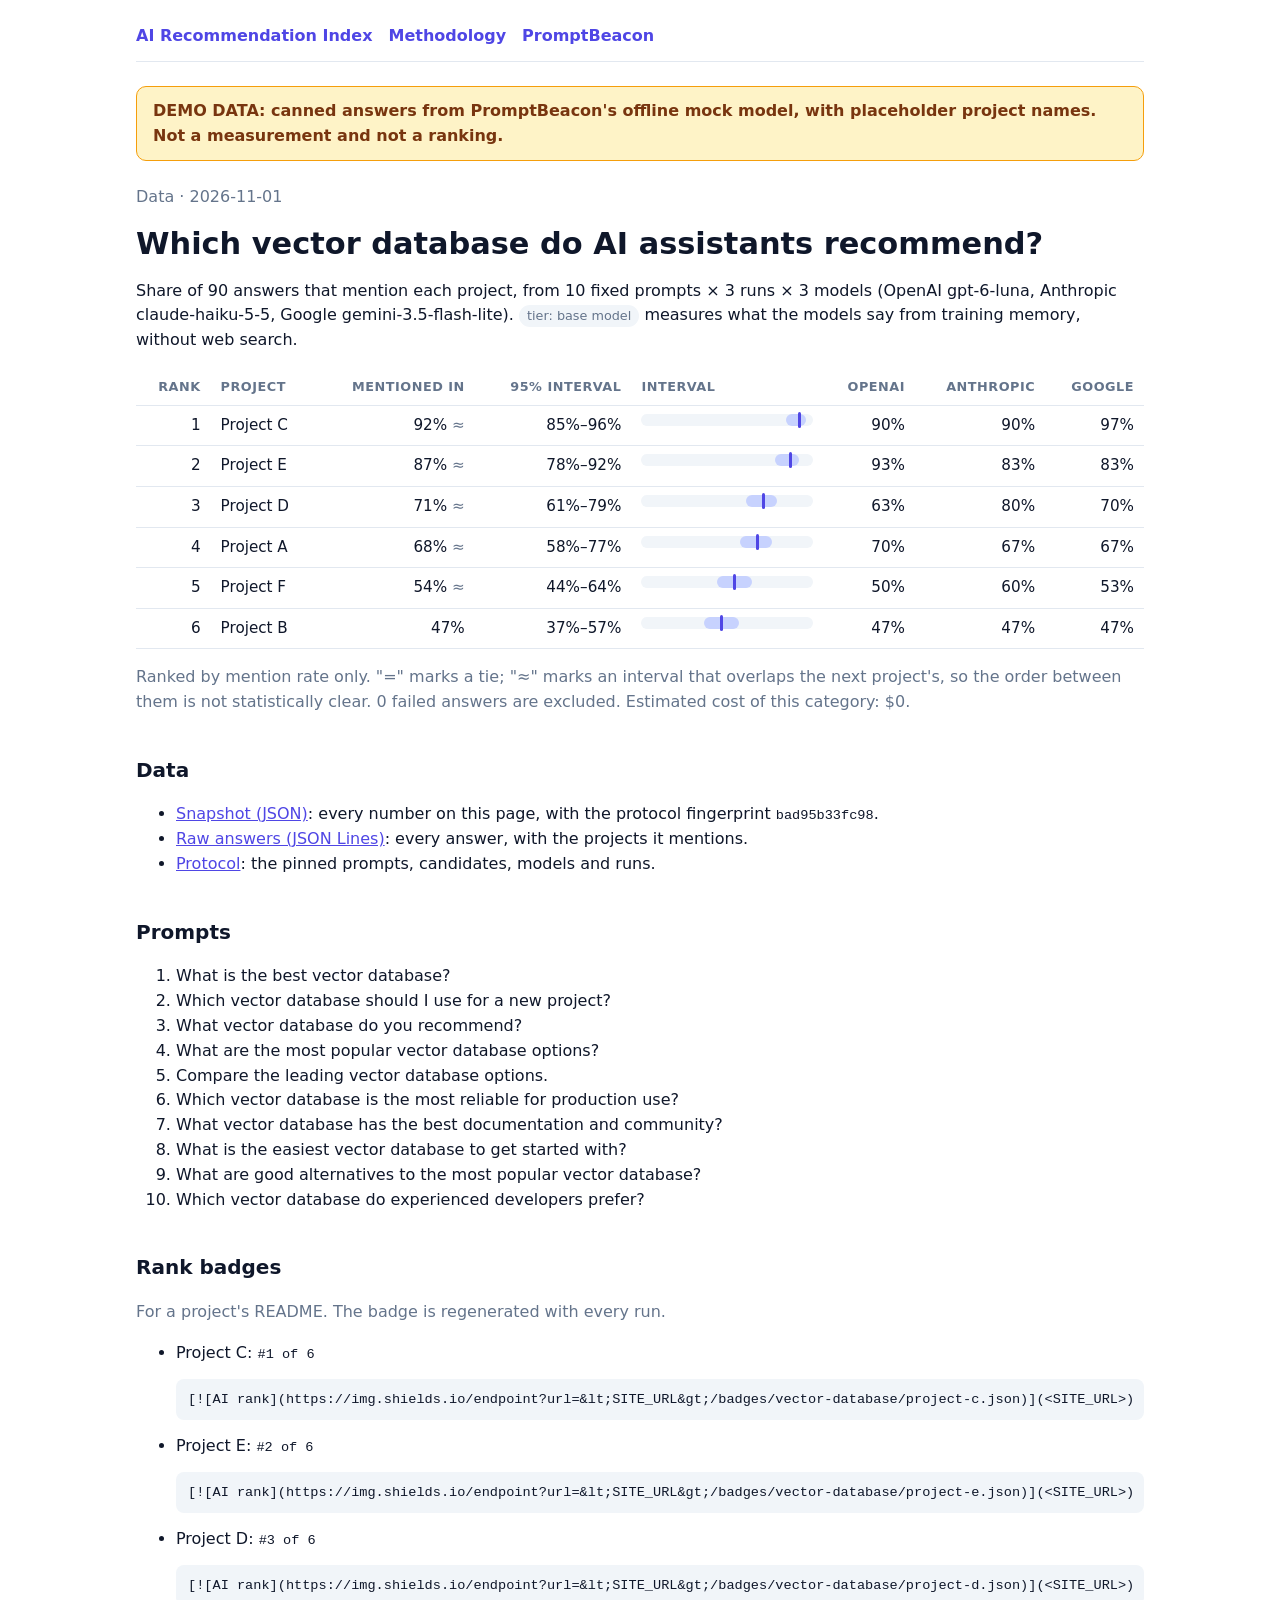
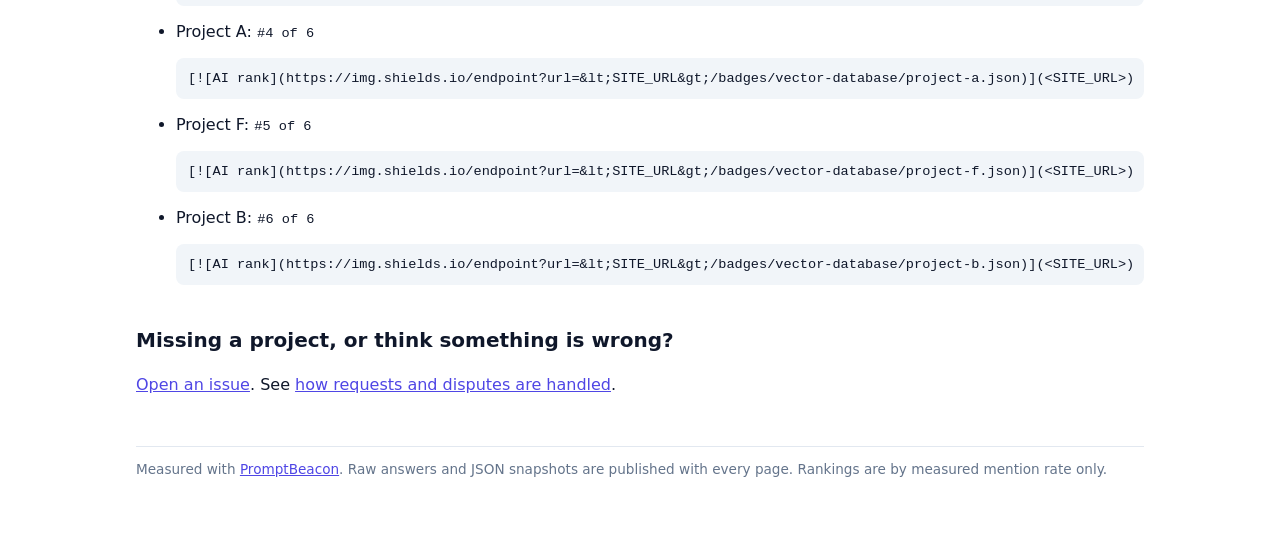
<file: index/demo/html/categories/vector-database.html>
<!doctype html>
<html lang="en">
<head>
<meta charset="utf-8">
<meta name="viewport" content="width=device-width, initial-scale=1">
<meta name="robots" content="noindex">
<title>[DEMO] vector database — AI Recommendation Index</title>
<style>
:root{--bg:#fff;--fg:#0f172a;--muted:#64748b;--line:#e2e8f0;--soft:#f1f5f9;
--accent:#4f46e5;--bar:#c7d2fe;--warn-bg:#fef3c7;--warn-fg:#78350f;--warn-line:#f59e0b}
@media (prefers-color-scheme:dark){:root{--bg:#0b1020;--fg:#f8fafc;--muted:#94a3b8;
--line:#1e293b;--soft:#111a2e;--accent:#a5b4fc;--bar:#3730a3;--warn-bg:#3a2a0a;
--warn-fg:#fde68a;--warn-line:#b45309}}
*{box-sizing:border-box}
body{margin:0;background:var(--bg);color:var(--fg);
font:16px/1.55 system-ui,-apple-system,"Segoe UI",Roboto,Helvetica,Arial,sans-serif}
main{max-width:1040px;margin:0 auto;padding:24px 16px 64px}
a{color:var(--accent)}
header.top{display:flex;gap:16px;align-items:baseline;flex-wrap:wrap;
border-bottom:1px solid var(--line);padding-bottom:12px;margin-bottom:24px}
header.top a{text-decoration:none;font-weight:600}
h1{font-size:1.9rem;line-height:1.2;margin:.2em 0 .4em}
h2{font-size:1.25rem;margin-top:2em}
.muted{color:var(--muted)}
.banner{background:var(--warn-bg);color:var(--warn-fg);border:1px solid var(--warn-line);
border-radius:10px;padding:12px 16px;margin:0 0 24px;font-weight:600}
.table{width:100%;overflow-x:auto}
table{border-collapse:collapse;width:100%;font-size:.95rem}
th,td{text-align:left;padding:8px 10px;border-bottom:1px solid var(--line);vertical-align:top}
th{font-size:.8rem;text-transform:uppercase;letter-spacing:.04em;color:var(--muted)}
td.num,th.num{text-align:right;font-variant-numeric:tabular-nums;white-space:nowrap}
.ci{position:relative;height:12px;min-width:140px;background:var(--soft);border-radius:6px}
.ci .range{position:absolute;top:0;height:12px;background:var(--bar);border-radius:6px}
.ci .point{position:absolute;top:-2px;width:3px;height:16px;background:var(--accent);
border-radius:2px}
code,pre{font-family:ui-monospace,SFMono-Regular,Menlo,Consolas,monospace;font-size:.85em}
pre{background:var(--soft);padding:10px 12px;border-radius:8px;overflow-x:auto}
.pill{display:inline-block;padding:1px 8px;border-radius:99px;background:var(--soft);
font-size:.8rem;color:var(--muted)}
footer{margin-top:48px;border-top:1px solid var(--line);padding-top:12px;font-size:.85rem}
</style>
</head>
<body>
<main>
<header class="top">
<a href="../index.html">AI Recommendation Index</a>
<a href="../methodology.html">Methodology</a>
<a href="https://github.com/yotambraun/promptbeacon">PromptBeacon</a>
</header>
<div class="banner">DEMO DATA: canned answers from PromptBeacon&#x27;s offline mock model, with placeholder project names. Not a measurement and not a ranking.</div>

<p class="muted">Data · 2026-11-01</p>
<h1>Which vector database do AI assistants recommend?</h1>
<p>Share of 90 answers that mention each project, from
10 fixed prompts × 3 runs × 3 models
(OpenAI gpt-6-luna, Anthropic claude-haiku-5-5, Google gemini-3.5-flash-lite). <span class="pill">tier: base model</span>
measures what the models say from training memory, without web search.</p>

<div class="table"><table>
<thead><tr><th class="num">Rank</th><th>Project</th><th class="num">Mentioned in</th>
<th class="num">95% interval</th><th>Interval</th><th class="num">OpenAI</th><th class="num">Anthropic</th><th class="num">Google</th></tr></thead>
<tbody><tr><td class=num>1</td><td>Project C</td><td class="num">92% <span class="muted" title="95% interval overlaps the next project">≈</span></td><td class="num">85%–96%</td><td><div class="ci" title="95% interval 85% to 96%"><div class="range" style="left:84.8%;width:11.4%"></div><div class="point" style="left:calc(92.2% - 1px)"></div></div></td><td class="num">90%</td><td class="num">90%</td><td class="num">97%</td></tr><tr><td class=num>2</td><td>Project E</td><td class="num">87% <span class="muted" title="95% interval overlaps the next project">≈</span></td><td class="num">78%–92%</td><td><div class="ci" title="95% interval 78% to 92%"><div class="range" style="left:78.1%;width:14.1%"></div><div class="point" style="left:calc(86.7% - 1px)"></div></div></td><td class="num">93%</td><td class="num">83%</td><td class="num">83%</td></tr><tr><td class=num>3</td><td>Project D</td><td class="num">71% <span class="muted" title="95% interval overlaps the next project">≈</span></td><td class="num">61%–79%</td><td><div class="ci" title="95% interval 61% to 79%"><div class="range" style="left:61.0%;width:18.4%"></div><div class="point" style="left:calc(71.1% - 1px)"></div></div></td><td class="num">63%</td><td class="num">80%</td><td class="num">70%</td></tr><tr><td class=num>4</td><td>Project A</td><td class="num">68% <span class="muted" title="95% interval overlaps the next project">≈</span></td><td class="num">58%–77%</td><td><div class="ci" title="95% interval 58% to 77%"><div class="range" style="left:57.6%;width:19.0%"></div><div class="point" style="left:calc(67.8% - 1px)"></div></div></td><td class="num">70%</td><td class="num">67%</td><td class="num">67%</td></tr><tr><td class=num>5</td><td>Project F</td><td class="num">54% <span class="muted" title="95% interval overlaps the next project">≈</span></td><td class="num">44%–64%</td><td><div class="ci" title="95% interval 44% to 64%"><div class="range" style="left:44.2%;width:20.2%"></div><div class="point" style="left:calc(54.4% - 1px)"></div></div></td><td class="num">50%</td><td class="num">60%</td><td class="num">53%</td></tr><tr><td class=num>6</td><td>Project B</td><td class="num">47%</td><td class="num">37%–57%</td><td><div class="ci" title="95% interval 37% to 57%"><div class="range" style="left:36.7%;width:20.2%"></div><div class="point" style="left:calc(46.7% - 1px)"></div></div></td><td class="num">47%</td><td class="num">47%</td><td class="num">47%</td></tr></tbody></table></div>
<p class="muted">Ranked by mention rate only. "=" marks a tie; "≈" marks an interval that
overlaps the next project's, so the order between them is not statistically clear.
0 failed answers are excluded. Estimated cost of this category:
$0.</p>
<h2>Data</h2>
<ul>
<li><a href="../data/vector-database.json">Snapshot (JSON)</a>: every number on this page,
with the protocol fingerprint <code>bad95b33fc98</code>.</li>
<li><a href="../raw/vector-database.jsonl">Raw answers (JSON Lines)</a>: every answer, with the
projects it mentions.</li>
<li><a href="https://github.com/yotambraun/promptbeacon/blob/main/index/categories/vector-database.json">Protocol</a>: the pinned
prompts, candidates, models and runs.</li>
</ul>
<h2>Prompts</h2>
<ol><li>What is the best vector database?</li><li>Which vector database should I use for a new project?</li><li>What vector database do you recommend?</li><li>What are the most popular vector database options?</li><li>Compare the leading vector database options.</li><li>Which vector database is the most reliable for production use?</li><li>What vector database has the best documentation and community?</li><li>What is the easiest vector database to get started with?</li><li>What are good alternatives to the most popular vector database?</li><li>Which vector database do experienced developers prefer?</li></ol>
<h2>Rank badges</h2>
<p class="muted">For a project's README. The badge is regenerated with every run.</p>
<ul><li>Project C: <code>#1 of 6</code><pre>[![AI rank](https://img.shields.io/endpoint?url=&amp;lt;SITE_URL&amp;gt;/badges/vector-database/project-c.json)](&lt;SITE_URL&gt;)</pre></li><li>Project E: <code>#2 of 6</code><pre>[![AI rank](https://img.shields.io/endpoint?url=&amp;lt;SITE_URL&amp;gt;/badges/vector-database/project-e.json)](&lt;SITE_URL&gt;)</pre></li><li>Project D: <code>#3 of 6</code><pre>[![AI rank](https://img.shields.io/endpoint?url=&amp;lt;SITE_URL&amp;gt;/badges/vector-database/project-d.json)](&lt;SITE_URL&gt;)</pre></li><li>Project A: <code>#4 of 6</code><pre>[![AI rank](https://img.shields.io/endpoint?url=&amp;lt;SITE_URL&amp;gt;/badges/vector-database/project-a.json)](&lt;SITE_URL&gt;)</pre></li><li>Project F: <code>#5 of 6</code><pre>[![AI rank](https://img.shields.io/endpoint?url=&amp;lt;SITE_URL&amp;gt;/badges/vector-database/project-f.json)](&lt;SITE_URL&gt;)</pre></li><li>Project B: <code>#6 of 6</code><pre>[![AI rank](https://img.shields.io/endpoint?url=&amp;lt;SITE_URL&amp;gt;/badges/vector-database/project-b.json)](&lt;SITE_URL&gt;)</pre></li></ul>
<h2>Missing a project, or think something is wrong?</h2>
<p><a href="https://github.com/yotambraun/promptbeacon/issues/new?labels=index&amp;title=Index%3A%20vector-database%3A%20">Open an
issue</a>. See <a href="../methodology.html#requests-and-disputes">how requests and
disputes are handled</a>.</p>

<footer class="muted">Measured with <a href="https://github.com/yotambraun/promptbeacon">PromptBeacon</a>. Raw answers
and JSON snapshots are published with every page. Rankings are by measured mention
rate only.</footer>
</main>
</body>
</html>
</file>
